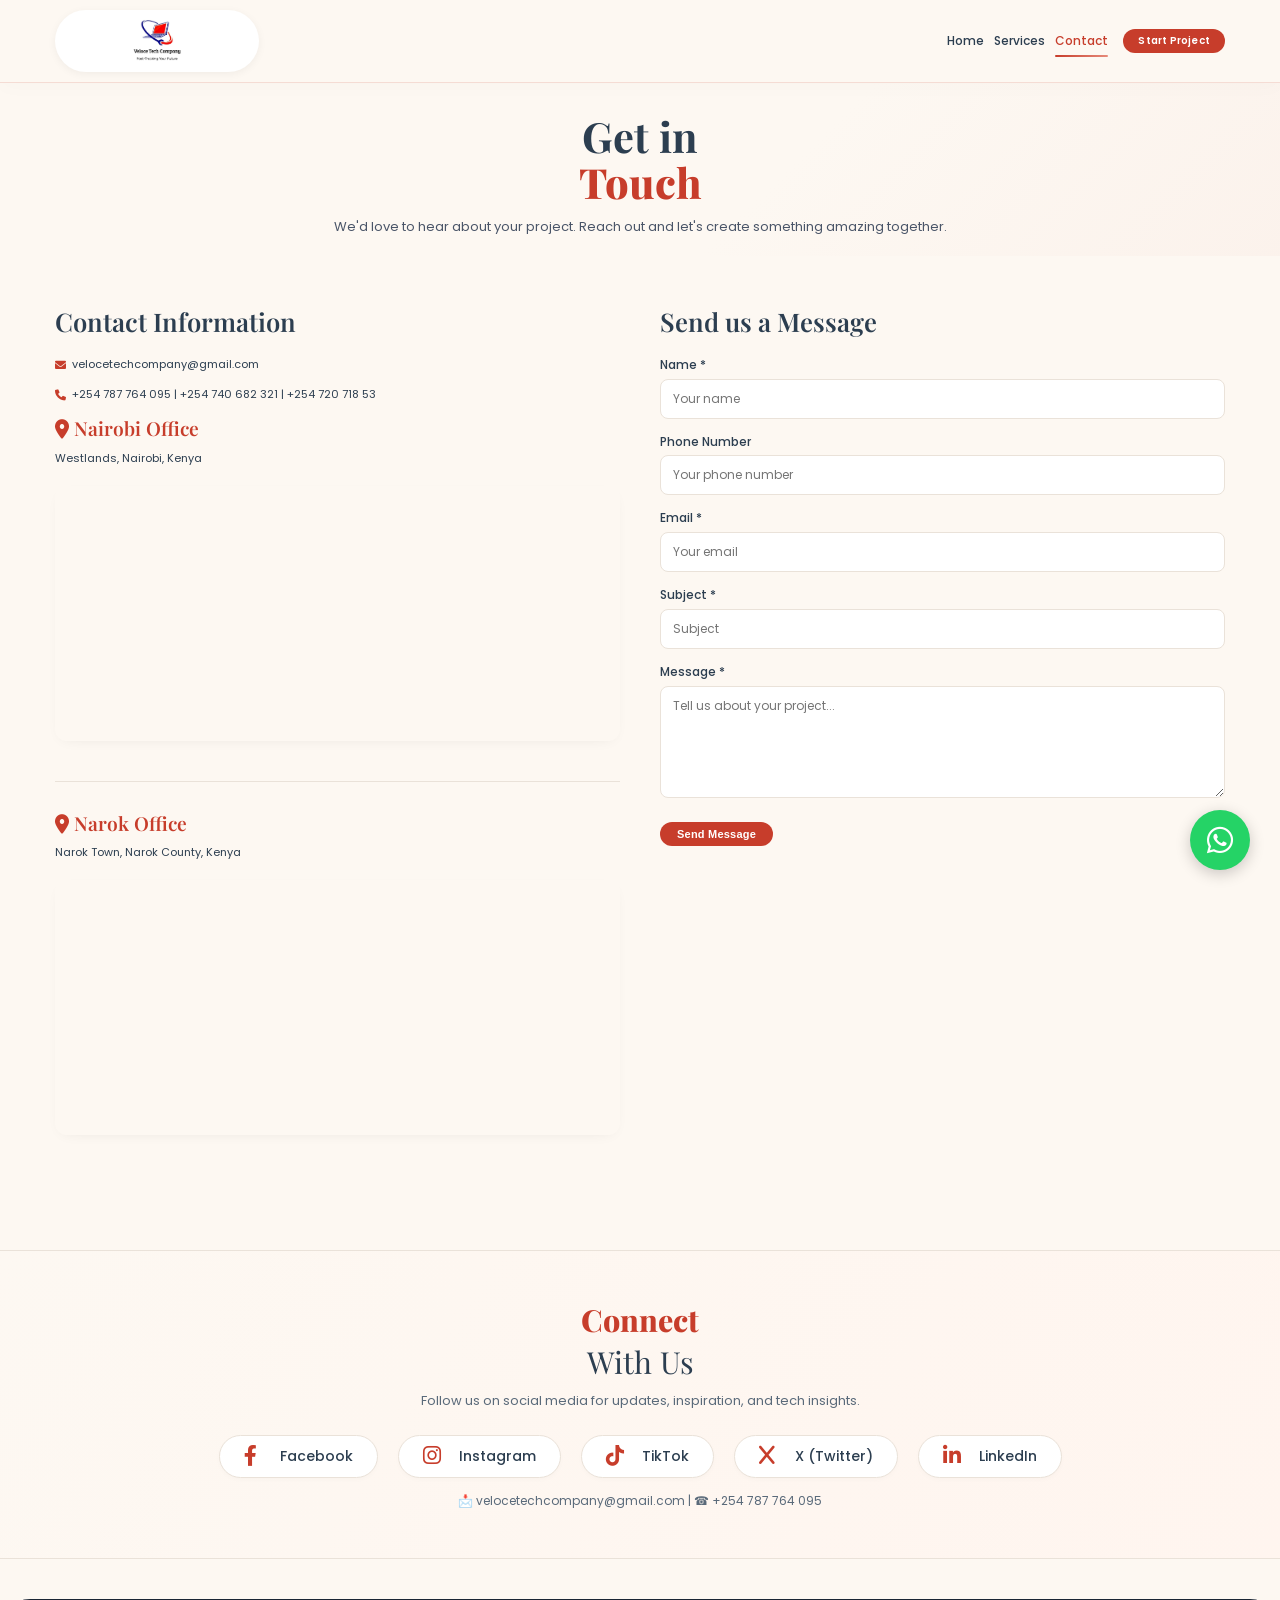
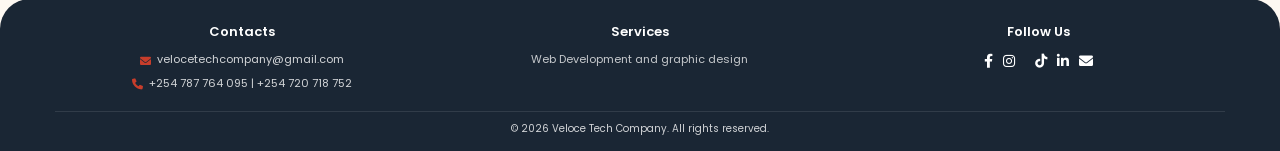
<file: contact.html>
<!DOCTYPE html>
<html lang="en">

<head>
    <meta charset="UTF-8">
    <meta name="viewport" content="width=device-width, initial-scale=1.0, viewport-fit=cover">
    <!--PRIMARY SEO-->
    <title>Contact · Veloce Tech – Digital Innovation Studio</title>
    <meta name="description" content="Get in touch with Veloce Tech for web development, graphic design, and digital transformation projects. We're based in Nairobi and Narok, Kenya." />
    <meta name="keywords" content="contact Veloce Tech, web development Kenya, graphic design Nairobi, digital agency contact, start a project" />
    <meta name="author" content="Veloce Tech Company"/>
    <meta name="robots" content="index, follow" />
    <link rel="canonical" href="https://velocetechcompany.com/contact.html" />
    <!-- Open Graph (Facebook / LinkedIn) -->
    <meta property="og:title" content="Contact · Veloce Tech" />
    <meta property="og:description" content="Let's discuss your next digital project. Reach out via email, phone, or our contact form." />
    <meta property="og:type" content="website" />
    <meta property="og:url" content="https://velocetechcompany.com/contact.html" />
    <meta property="og:image" content="https://images.pexels.com/photos/3183150/pexels-photo-3183150.jpeg" />
    <!-- Twitter Card -->
    <meta name="twitter:card" content="summary_large_image" />
    <meta name="twitter:title" content="Contact · Veloce Tech" />
    <meta name="twitter:description" content="Start a conversation with our team. We're ready to bring your ideas to life." />
    <meta name="twitter:image" content="https://images.pexels.com/photos/3183150/pexels-photo-3183150.jpeg" />
    <!-- Structured Data -->
    <script type="application/ld+json">
    {
      "@context": "https://schema.org",
      "@type": "Organization",
      "name": "Veloce Tech Company",
      "url": "https://velocetechcompany.com/",
      "contactPoint": {
        "@type": "ContactPoint",
        "telephone": "+254787764095",
        "contactType": "customer service",
        "email": "velocetechcompany@gmail.com"
      },
      "address": {
        "@type": "PostalAddress",
        "addressLocality": "Nairobi",
        "addressCountry": "KE"
      }
    }
    </script>
    <link href="https://fonts.googleapis.com/css2?family=Playfair+Display:wght@400;500;600;700;800;900&family=Poppins:wght@300;400;500;600;700&family=Montserrat:wght@300;400;500;600;700;800;900&display=swap" rel="stylesheet">
    <link rel="stylesheet" href="https://cdnjs.cloudflare.com/ajax/libs/font-awesome/6.0.0-beta3/css/all.min.css">
    <link rel="stylesheet" href="style.css">
    <style>
        /* Additional styles for full-width sections & responsiveness */
        .map-container {
            margin: 20px 0;
            border-radius: 12px;
            overflow: hidden;
            box-shadow: var(--shadow-subtle);
        }

        .map-container iframe {
            width: 100%;
            height: 250px;
            border: 0;
        }

        .location-item {
            margin-bottom: 30px;
            border-bottom: 1px solid var(--border-light);
            padding-bottom: 20px;
        }

        .location-item:last-child {
            border-bottom: none;
        }

        .location-item h4 {
            font-family: 'Playfair Display', serif;
            font-size: 1.2rem;
            color: var(--brand-primary);
            margin-bottom: 10px;
        }

        /* FULL WIDTH SECTIONS (edge-to-edge) */
        .full-width-section {
            width: 100vw;
            position: relative;
            left: 50%;
            right: 50%;
            margin-left: -50vw;
            margin-right: -50vw;
            background-color: #ffffff;
            padding: 3rem 0;
        }

        .full-width-section .container {
            max-width: var(--container-max);
            margin: 0 auto;
            padding: 0 var(--container-padding);
        }

        /* Connect section subtle background */
        .connect-section {
            background: linear-gradient(120deg, #FDF8F2 0%, #fff5ef 100%);
            border-top: 1px solid var(--border-light);
            border-bottom: 1px solid var(--border-light);
        }

        /* Founders full width section */
        .founders-full {
            background: var(--bg-primary);
        }

        /* Social links styling (enhanced for full-width) */
        .social-links-grid {
            display: flex;
            flex-wrap: wrap;
            justify-content: center;
            gap: 20px;
            margin: 25px 0 15px;
        }

        .social-link {
            display: inline-flex;
            align-items: center;
            gap: 10px;
            background: white;
            padding: 10px 24px;
            border-radius: 60px;
            border: 1px solid var(--border-light);
            transition: all 0.25s ease;
            color: var(--text-primary);
            text-decoration: none;
            font-size: 14px;
            font-weight: 500;
            box-shadow: 0 2px 5px rgba(0,0,0,0.02);
        }

        .social-link i {
            font-size: 1.3rem;
            width: 26px;
            color: var(--brand-primary);
        }

        .social-link:hover {
            background: var(--brand-primary);
            color: white;
            transform: translateY(-3px);
            border-color: var(--brand-primary);
            box-shadow: 0 8px 20px rgba(199,61,43,0.15);
        }

        .social-link:hover i {
            color: white;
        }

        .connect-heading {
            text-align: center;
            font-family: 'Playfair Display', serif;
            font-size: 1.9rem;
            margin-bottom: 0.5rem;
        }

        .connect-sub {
            text-align: center;
            color: #5a6a7a;
            font-size: 13px;
            margin-bottom: 1rem;
        }

        /* Founders grid (full width consistency) */
        .founders-section {
            margin-top: 0;
        }

        .founders-grid {
            display: grid;
            grid-template-columns: repeat(3, 1fr);
            gap: 35px;
            margin-top: 30px;
        }

        .founder-card {
            text-align: center;
            background: white;
            border-radius: 28px;
            padding: 30px 24px;
            box-shadow: 0 15px 35px -12px rgba(0, 0, 0, 0.08);
            transition: transform 0.3s ease, box-shadow 0.2s;
            border: 1px solid var(--border-light);
        }

        .founder-card:hover {
            transform: translateY(-6px);
            box-shadow: 0 25px 40px -16px rgba(0, 0, 0, 0.12);
        }

        .founder-image {
            width: 150px;
            height: 150px;
            border-radius: 50%;
            overflow: hidden;
            margin: 0 auto 20px;
            border: 4px solid var(--brand-primary);
            box-shadow: 0 8px 20px rgba(199,61,43,0.2);
        }

        .founder-image img {
            width: 100%;
            height: 100%;
            object-fit: cover;
        }

        .founder-card h3 {
            font-size: 1.4rem;
            margin-bottom: 6px;
        }

        .founder-title {
            color: var(--brand-primary);
            font-weight: 600;
            font-size: 13px;
            margin-bottom: 14px;
            letter-spacing: 0.3px;
        }

        .founder-description {
            font-size: 12px;
            color: #4a5a6a;
            line-height: 1.5;
        }

        /* Keep original contact grid responsive */
        @media (max-width: 1024px) {
            .founders-grid {
                grid-template-columns: repeat(2, 1fr);
                gap: 25px;
            }
        }

        @media (max-width: 768px) {
            .full-width-section {
                padding: 2rem 0;
            }
            .founders-grid {
                grid-template-columns: 1fr;
                gap: 30px;
            }
            .social-links-grid {
                gap: 14px;
            }
            .social-link {
                padding: 6px 18px;
                font-size: 12px;
            }
            .connect-heading {
                font-size: 1.6rem;
            }
            .founder-image {
                width: 120px;
                height: 120px;
            }
        }

        /* Keep original contact info and form intact */
        .contact-info .footer-contact-item {
            margin-bottom: 15px;
            color: var(--text-primary);
        }
        .contact-info a {
            text-decoration: none;
            color: var(--text-primary);
            transition: color 0.2s;
        }
        .contact-info a:hover {
            color: var(--brand-primary);
        }
    </style>
     <link rel="icon" type="image/jpeg" href="veloce log.jpeg">
    <link rel="apple-touch-icon" href="veloce log.jpeg">
</head>

<body>
    <header class="header">
        <nav class="navbar">
            <a href="index.html" class="logo-img">
                <img src="veloce log.jpeg" alt="Veloce Tech Logo">
            </a>
            <div class="nav-menu" id="navMenu">
                <ul class="nav-links">
                    <li><a href="index.html">Home</a></li>
                    <li><a href="services.html">Services</a></li>
                    <li><a href="contact.html" class="active">Contact</a></li>
                </ul>
                <a href="contact.html" class="btn btn-primary btn-small">Start Project</a>
            </div>
            <div class="hamburger" id="hamburger"><span class="bar"></span><span class="bar"></span><span
                    class="bar"></span></div>
        </nav>
    </header>

    <main>
        <!-- Hero (kept inside container) -->
        <section class="hero" style="padding-bottom: 20px;">
            <div class="container">
                <div class="hero-content" style="max-width: 100%; text-align: center;">
                    <h1 class="hero-title">Get in <span class="title-accent">Touch</span></h1>
                    <p class="hero-description" style="max-width: 800px; margin: 0 auto;">We'd love to hear about your
                        project. Reach out and let's create something amazing together.</p>
                </div>
            </div>
        </section>

        <!-- Main contact info + form (standard container width) -->
        <section class="section">
            <div class="container">
                <div class="contact-grid">
                    <!-- LEFT: Contact information -->
                    <div class="contact-info">
                        <h3>Contact Information</h3>

                        <!-- Email -->
                        <div class="footer-contact-item" style="margin-bottom: 15px;">
                            <i class="fas fa-envelope" style="color: var(--brand-primary);"></i>
                            <a href="mailto:velocetechcompany@gmail.com">velocetechcompany@gmail.com</a>
                        </div>

                        <!-- Phone numbers -->
                        <div class="footer-contact-item" style="margin-bottom: 15px; flex-wrap: wrap;">
                            <i class="fas fa-phone" style="color: var(--brand-primary);"></i>
                            <span>
                                <a href="tel:+254787764095">+254 787 764 095</a> |
                                <a href="tel:+254740682321">+254 740 682 321</a> |
                                <a href="tel:+25472071853">+254 720 718 53</a>
                            </span>
                        </div>

                        <!-- Nairobi Office -->
                        <div class="location-item">
                            <h4><i class="fas fa-map-marker-alt"></i> Nairobi Office</h4>
                            <div class="footer-contact-item" style="margin-bottom: 8px;">
                                <span>Westlands, Nairobi, Kenya</span>
                            </div>
                            <div class="map-container">
                                <iframe
                                    src="https://www.google.com/maps/embed?pb=!1m18!1m12!1m3!1d3988.817648404454!2d36.80619497422618!3d-1.267149535597916!2m3!1f0!2f0!3f0!3m2!1i1024!2i768!4f13.1!3m3!1m2!1s0x182f172c2f1e2b0b%3A0x8b2e2b3c4d5e6f7!2sWestlands%2C%20Nairobi!5e0!3m2!1sen!2ske!4v1712345678901!5m2!1sen!2ske"
                                    allowfullscreen="" loading="lazy">
                                </iframe>
                            </div>
                        </div>

                        <!-- Narok Office -->
                        <div class="location-item">
                            <h4><i class="fas fa-map-marker-alt"></i> Narok Office</h4>
                            <div class="footer-contact-item" style="margin-bottom: 8px;">
                                <span>Narok Town, Narok County, Kenya</span>
                            </div>
                            <div class="map-container">
                                <iframe
                                    src="https://www.google.com/maps/embed?pb=!1m18!1m12!1m3!1d3989.123456789012!2d35.871234!3d-1.091234!2m3!1f0!2f0!3f0!3m2!1i1024!2i768!4f13.1!3m3!1m2!1s0x182b8b2e2f2e2b0b%3A0x8b2e2b3c4d5e6f7!2sNarok%2C%20Kenya!5e0!3m2!1sen!2ske!4v1712345678902!5m2!1sen!2ske"
                                    allowfullscreen="" loading="lazy">
                                </iframe>
                            </div>
                        </div>
                    </div>

                    <!-- RIGHT: Contact Form with Phone Field -->
                    <div class="contact-form">
                        <h3>Send us a Message</h3>
                        <form id="contactForm">
                            <div class="form-group">
                                <label>Name *</label>
                                <input type="text" id="name" name="name" placeholder="Your name" required>
                            </div>
                            <!-- Phone Number Field added below Name -->
                            <div class="form-group">
                                <label>Phone Number</label>
                                <input type="tel" id="phone" name="phone" placeholder="Your phone number">
                            </div>
                            <div class="form-group">
                                <label>Email *</label>
                                <input type="email" id="email" name="email" placeholder="Your email" required>
                            </div>
                            <div class="form-group">
                                <label>Subject *</label>
                                <input type="text" id="subject" name="subject" placeholder="Subject" required>
                            </div>
                            <div class="form-group">
                                <label>Message *</label>
                                <textarea id="message" name="message" rows="5" placeholder="Tell us about your project..." required></textarea>
                            </div>
                            <!-- Hidden fields for FormSubmit -->
                            <input type="hidden" name="_captcha" value="false">
                            <input type="hidden" name="_template" value="table">
                            <button type="submit" class="btn btn-primary" id="submitBtn">Send Message</button>
                            <div id="formStatus" style="margin-top: 15px; font-size: 13px;"></div>
                        </form>
                    </div>
                </div>
            </div>
        </section>

        <!-- ========== FULL WIDTH: CONNECT WITH US ========== -->
        <div class="full-width-section connect-section">
            <div class="container">
                <div class="connect-heading">
                    <span class="title-accent">Connect</span> With Us
                </div>
                <div class="connect-sub">
                    Follow us on social media for updates, inspiration, and tech insights.
                </div>
                <div class="social-links-grid">
                    <a href="https://www.facebook.com/profile.php?id=61576404231383" target="_blank" rel="noopener noreferrer" class="social-link">
                        <i class="fab fa-facebook-f"></i> Facebook
                    </a>
                    <a href="https://www.instagram.com/velocetechcompany?igsh=dmxqd3Q2dGJ6Z2Np" target="_blank" rel="noopener noreferrer" class="social-link">
                        <i class="fab fa-instagram"></i> Instagram
                    </a>
                    <a href="https://www.tiktok.com/@veloce_tech" target="_blank" rel="noopener noreferrer" class="social-link">
                        <i class="fab fa-tiktok"></i> TikTok
                    </a>
                    <a href="https://x.com/veloce_tech" target="_blank" rel="noopener noreferrer" class="social-link">
                        <i class="fab fa-x"></i> X (Twitter)
                    </a>
                    <a href="https://linkedin.com/company/veloce-tech" target="_blank" rel="noopener noreferrer" class="social-link">
                        <i class="fab fa-linkedin-in"></i> LinkedIn
                    </a>
                </div>
                <p style="text-align: center; font-size: 12px; color: #5a6a7a; margin-top: 5px;">
                    📩 velocetechcompany@gmail.com | ☎ +254 787 764 095
                </p>
            </div>
        </div>
        </div>
    </main>

    <!-- Footer - Standardized without location icon -->
    <footer class="footer">
        <div class="container">
            <div class="footer-grid">
                <div class="footer-col">
                    <h4>Contacts</h4>
                    <div class="footer-contact-item">
                        <i class="fas fa-envelope"></i>
                        <span>velocetechcompany@gmail.com</span>
                    </div>
                    <div class="footer-contact-item">
                        <i class="fas fa-phone"></i>
                        <span>+254 787 764 095 | +254 720 718 752</span>
                    </div>
                </div>
                <div class="footer-col">
                    <h4>Services</h4>
                    <ul class="footer-links">
                        <li><a href="services.html">Web Development and graphic design</a></li>
                    </ul>
                </div>
                <div class="footer-col">
                    <h4>Follow Us</h4>
                    <div style="display: flex; gap: 10px; flex-wrap: wrap;">
                        <a href="https://www.facebook.com/profile.php?id=61576404231383" target="_blank" rel="noopener noreferrer" style="color: white; font-size: 14px;"><i class="fab fa-facebook-f"></i></a>
                        <a href="https://www.instagram.com/velocetechcompany?igsh=dmxqd3Q2dGJ6Z2Np" target="_blank" rel="noopener noreferrer" style="color: white; font-size: 14px;"><i class="fab fa-instagram"></i></a>
                        <a href="https://x.com/veloce_tech" target="_blank" rel="noopener noreferrer" style="color: white; font-size: 14px;"><i class="fab fa-x-twitter"></i></a>
                        <a href="https://www.tiktok.com/@veloce_tech" target="_blank" rel="noopener noreferrer" style="color: white; font-size: 14px;"><i class="fab fa-tiktok"></i></a>
                        <a href="https://linkedin.com/company/veloce-tech" target="_blank" rel="noopener noreferrer" style="color: white; font-size: 14px;"><i class="fab fa-linkedin-in"></i></a>
                        <a href="mailto:velocetechcompany@gmail.com" style="color: white; font-size: 14px;"><i class="fas fa-envelope"></i></a>
                    </div>
                </div>
            </div>
            <div class="footer-bottom">
                <p>© 2026 Veloce Tech Company. All rights reserved.</p>
            </div>
        </div>
    </footer>

    <!-- Floating WhatsApp Icon -->
    <a href="https://wa.me/254740682321?text=Hello%20Veloce%20Tech%20Company%2C%20I%20would%20like%20to%20inquire%20about%20your%20services."
       class="whatsapp-float"
       target="_blank"
       rel="noopener noreferrer">
        <i class="fab fa-whatsapp"></i>
    </a>

    <script src="script.js"></script>
    <!-- Additional inline script to handle phone field submission -->
    <script>
        (function() {
            const contactForm = document.getElementById('contactForm');
            const formStatus = document.getElementById('formStatus');
            const submitBtn = document.getElementById('submitBtn');
            if (contactForm && !contactForm.hasAttribute('data-listener')) {
                contactForm.setAttribute('data-listener', 'true');
                contactForm.addEventListener('submit', async function(e) {
                    e.preventDefault();
                    const name = document.getElementById('name')?.value.trim() || '';
                    const phone = document.getElementById('phone')?.value.trim() || '';
                    const email = document.getElementById('email')?.value.trim() || '';
                    const subject = document.getElementById('subject')?.value.trim() || '';
                    const message = document.getElementById('message')?.value.trim() || '';
                    
                    // Basic validation: name, email, subject, message required (phone optional)
                    if (!name || !email || !subject || !message) {
                        if(formStatus) formStatus.innerHTML = '<div class="form-error">❌ Please fill in all required fields (Name, Email, Subject, Message).</div>';
                        return;
                    }
                    if (!email.includes('@') || !email.includes('.')) {
                        if(formStatus) formStatus.innerHTML = '<div class="form-error">❌ Please enter a valid email address.</div>';
                        return;
                    }
                    if(submitBtn) {
                        submitBtn.disabled = true;
                        submitBtn.textContent = 'Sending...';
                    }
                    if(formStatus) formStatus.innerHTML = '<div style="color: #666;">📧 Sending your message...</div>';
                    
                    const formData = new FormData();
                    formData.append('name', name);
                    formData.append('phone', phone);
                    formData.append('email', email);
                    formData.append('subject', subject);
                    formData.append('message', message);
                    formData.append('_captcha', 'false');
                    formData.append('_template', 'table');
                    
                    try {
                        const response = await fetch('https://formsubmit.co/ajax/velocetechcompany@gmail.com', {
                            method: 'POST',
                            body: formData
                        });
                        const data = await response.json();
                        if (response.ok) {
                            if(formStatus) formStatus.innerHTML = '<div class="form-success">✅ Message sent successfully! We\'ll get back to you soon.</div>';
                            contactForm.reset();
                        } else {
                            throw new Error('Failed to send');
                        }
                    } catch (error) {
                        console.error('Form error:', error);
                        if(formStatus) formStatus.innerHTML = '<div class="form-error">❌ Oops! Something went wrong. Please try again or email us directly at velocetechcompany@gmail.com</div>';
                    } finally {
                        if(submitBtn) {
                            submitBtn.disabled = false;
                            submitBtn.textContent = 'Send Message';
                        }
                        setTimeout(() => {
                            if(formStatus && formStatus.innerHTML.includes('successfully')) {
                                formStatus.innerHTML = '';
                            }
                        }, 5000);
                    }
                });
            }
        })();
    </script>
</body>

</html>
</file>
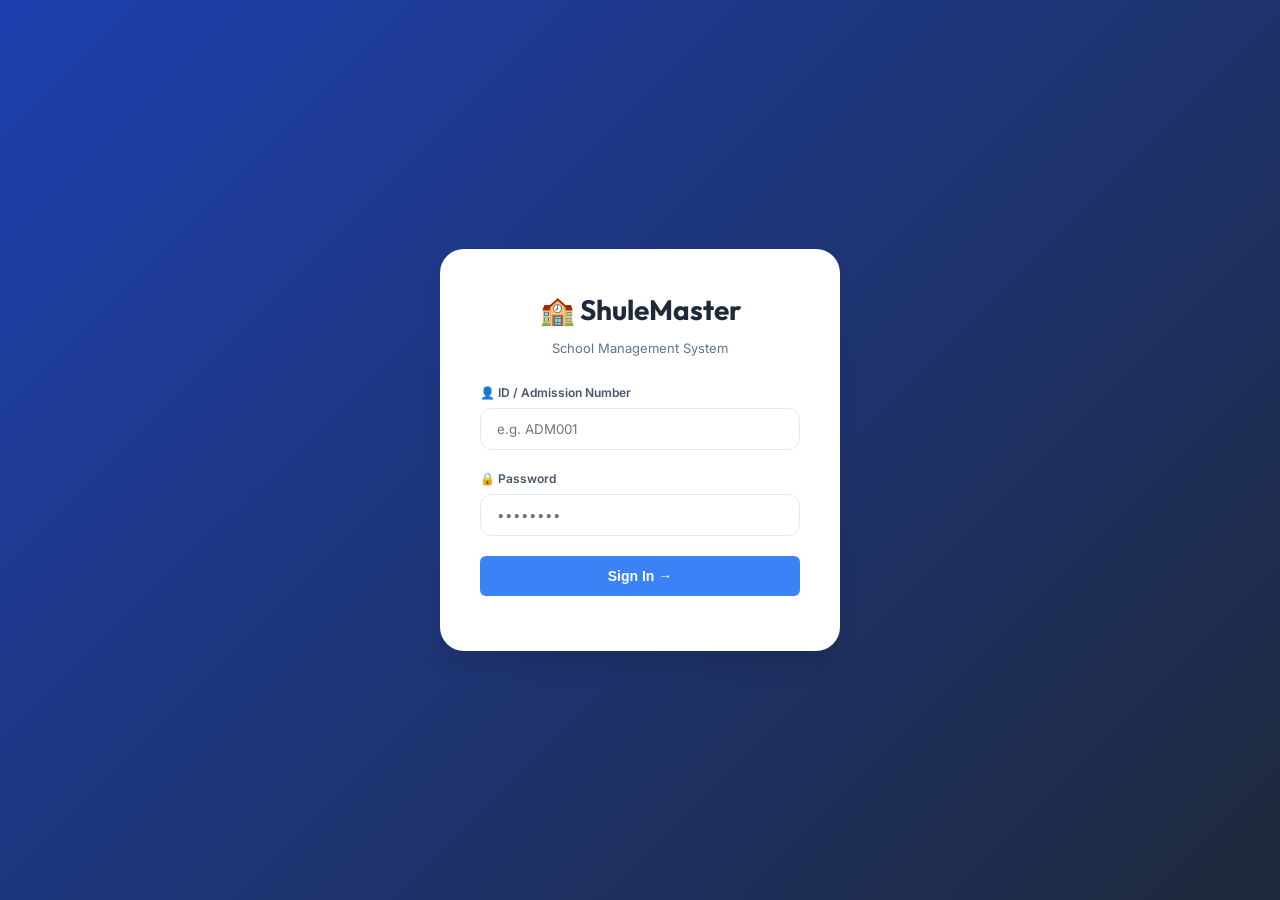
<file: school-system.html>
<!DOCTYPE html>
<html lang="en">
<head>
    <meta charset="UTF-8">
    <meta name="viewport" content="width=device-width, initial-scale=1.0, viewport-fit=cover">
    <title>ShuleMaster · A‑Class School System</title>
    <link href="https://fonts.googleapis.com/css2?family=Inter:wght@400;500;600;700&family=Outfit:wght@500;700&display=swap" rel="stylesheet">
    <link rel="stylesheet" href="https://cdnjs.cloudflare.com/ajax/libs/font-awesome/6.0.0-beta3/css/all.min.css">
    <style>
        :root {
            --primary: #1e40af;
            --primary-light: #3b82f6;
            --dark: #1e293b;
            --border: #cbd5e1;
            --text: #334155;
            --white: #fff;
        }
        * { margin: 0; padding: 0; box-sizing: border-box; }
        body {
            font-family: 'Inter', sans-serif;
            font-size: 13px;
            line-height: 1.5;
            color: var(--text);
            background: #f1f5f9;
        }
        .app-container { display: flex; flex-direction: column; height: 100vh; }
        .top-bar {
            display: flex;
            justify-content: space-between;
            align-items: center;
            padding: 12px 20px;
            background: white;
            border-bottom: 1px solid var(--border);
            backdrop-filter: blur(10px);
            background: rgba(255,255,255,0.95);
        }
        .top-bar h2 { font-family: 'Outfit', sans-serif; font-size: 20px; display: flex; align-items: center; gap: 10px; }
        .refresh-btn { background: none; border: none; cursor: pointer; font-size: 16px; color: var(--primary); }
        .user-info { display: flex; align-items: center; gap: 10px; position: relative; }
        .notification-bell { position: relative; cursor: pointer; font-size: 18px; margin-right: 5px; }
        .bell-badge { position: absolute; top: -8px; right: -8px; background: #ef4444; color: white; border-radius: 50%; width: 16px; height: 16px; font-size: 10px; display: flex; align-items: center; justify-content: center; font-weight: bold; }
        .notification-dropdown { position: absolute; top: 40px; right: 0; width: 300px; background: white; border-radius: 12px; box-shadow: 0 8px 20px rgba(0,0,0,0.15); z-index: 1000; display: none; max-height: 400px; overflow-y: auto; border: 1px solid var(--border); }
        .notification-dropdown.active { display: block; }
        .notification-item { padding: 12px; border-bottom: 1px solid #e2e8f0; cursor: pointer; }
        .notification-item:hover { background: #f8fafc; }
        .notification-item.unread { background: #eef2ff; }
        .mark-all-read { text-align: center; padding: 8px; font-size: 11px; background: #f1f5f9; cursor: pointer; }
        .btn {
            background: var(--primary-light);
            color: white;
            border: none;
            padding: 7px 18px;
            border-radius: 6px;
            font-weight: 600;
            cursor: pointer;
            font-size: 12px;
            transition: 0.2s;
        }
        .btn:hover { opacity: 0.9; transform: translateY(-1px); }
        .btn-outline {
            background: white;
            color: var(--primary);
            border: 1px solid var(--primary);
        }
        .btn-sm { padding: 4px 10px; font-size: 11px; }
        .tab-nav {
            display: flex;
            background: white;
            border-bottom: 1px solid var(--border);
            overflow-x: auto;
        }
        .tab-nav a {
            padding: 10px 16px;
            font-size: 12px;
            font-weight: 500;
            color: #475569;
            border-bottom: 3px solid transparent;
            white-space: nowrap;
            transition: 0.2s;
            cursor: pointer;
        }
        .tab-nav a:hover, .tab-nav a.active {
            color: var(--primary);
            border-bottom-color: var(--primary);
            font-weight: 600;
        }
        .tab-content { flex: 1; overflow-y: auto; padding: 20px; }
        .card {
            background: white;
            border: 1px solid var(--border);
            border-radius: 12px;
            padding: 18px;
            margin-bottom: 20px;
            box-shadow: 0 4px 12px rgba(0,0,0,0.05);
        }
        table { width: 100%; border-collapse: collapse; font-size: 12px; }
        th, td { padding: 12px 8px; border-bottom: 1px solid var(--border); text-align: left; }
        th { background: #f8fafc; font-weight: 600; }
        .badge { background: #dcfce7; color: #166534; padding: 2px 8px; border-radius: 20px; font-size: 11px; }
        .badge.red { background: #fee2e2; color: #991b1b; }
        .modal {
            display: none;
            position: fixed;
            top: 0;
            left: 0;
            width: 100%;
            height: 100%;
            background: rgba(0,0,0,0.5);
            backdrop-filter: blur(3px);
            z-index: 1000;
            justify-content: center;
            align-items: center;
        }
        .modal.active { display: flex; }
        .modal-content {
            background: white;
            border-radius: 20px;
            padding: 25px;
            max-width: 800px;
            width: 90%;
            max-height: 85vh;
            overflow-y: auto;
            animation: slideIn 0.3s ease-out;
        }
        @keyframes slideIn {
            from { transform: translateY(20px); opacity: 0; }
            to { transform: translateY(0); opacity: 1; }
        }
        .detail-grid { display: grid; grid-template-columns: repeat(2, 1fr); gap: 15px; }
        .detail-item { background: #f8fafc; padding: 12px; border-radius: 12px; border: 1px solid #e2e8f0; }
        .detail-item label { color: #64748b; text-transform: uppercase; font-size: 10px; display: block; margin-bottom: 5px; }
        .progress-bar { height: 10px; background: #e2e8f0; border-radius: 5px; overflow: hidden; margin: 10px 0; }
        .progress-fill { height: 100%; background: #22c55e; width: 0%; border-radius: 5px; }
        .stats-grid { display: grid; grid-template-columns: repeat(auto-fit, minmax(200px, 1fr)); gap: 15px; margin-bottom: 20px; }
        .login-container {
            background: linear-gradient(135deg, #1e40af 0%, #1e293b 100%);
            display: flex;
            justify-content: center;
            align-items: center;
            height: 100vh;
        }
        .login-card {
            background: white;
            padding: 40px;
            border-radius: 24px;
            box-shadow: 0 20px 25px -5px rgba(0,0,0,0.1);
            width: 100%;
            max-width: 400px;
        }
        .login-card h2 {
            font-family: 'Outfit';
            font-size: 28px;
            text-align: center;
            color: var(--dark);
            margin-bottom: 8px;
        }
        .login-card p.sub {
            text-align: center;
            color: #64748b;
            margin-bottom: 25px;
        }
        .input-group { margin-bottom: 20px; }
        .input-group label { display: block; font-weight: 600; font-size: 12px; margin-bottom: 6px; color: #475569; }
        .input-group input {
            width: 100%;
            padding: 12px 16px;
            border: 1.5px solid #e2e8f0;
            border-radius: 12px;
            font-family: inherit;
            transition: 0.2s;
        }
        .input-group input:focus {
            border-color: var(--primary-light);
            outline: none;
            box-shadow: 0 0 0 3px rgba(59,130,246,0.2);
        }
        .login-error { color: #dc2626; font-size: 12px; text-align: center; margin-top: 15px; }
        .teacher-grid { display: grid; grid-template-columns: repeat(auto-fill, minmax(280px,1fr)); gap: 20px; margin-top: 20px; }
        .teacher-card { background: white; border: 1px solid var(--border); border-radius: 16px; padding: 20px; text-align: center; transition: 0.2s; }
        .teacher-card:hover { transform: translateY(-3px); box-shadow: 0 8px 20px rgba(0,0,0,0.05); }
        .teacher-avatar { width: 80px; height: 80px; border-radius: 50%; object-fit: cover; margin-bottom: 15px; border: 3px solid #f1f5f9; }
        .points-badge { background: #fef3c7; color: #92400e; padding: 3px 10px; border-radius: 30px; font-weight: bold; font-size: 12px; display: inline-block; }
    </style>
    <link rel="icon" type="image/jpeg" href="veloce log.jpeg">
    <link rel="apple-touch-icon" href="veloce log.jpeg">
</head>
<body>

<!-- LOGIN SECTION -->
<div id="loginSection" class="login-container">
    <div class="login-card">
        <h2>🏫 ShuleMaster</h2>
        <p class="sub">School Management System</p>
        <div class="input-group">
            <label>👤 ID / Admission Number</label>
            <input type="text" id="loginId" placeholder="e.g. ADM001">
        </div>
        <div class="input-group">
            <label>🔒 Password</label>
            <input type="password" id="loginPass" placeholder="••••••••">
        </div>
        <button class="btn" style="width:100%; padding: 12px; font-size:14px;" onclick="handleLogin()">Sign In →</button>
        <p id="loginError" class="login-error"></p>
    </div>
</div>

<!-- MAIN APP -->
<div class="app-container" id="appContainer" style="display: none;">
    <div class="top-bar">
        <h2 id="pageTitle">Dashboard <button class="refresh-btn" onclick="refreshCurrentTab()" title="Refresh data"><i class="fas fa-sync-alt"></i></button></h2>
        <div class="user-info">
            <div class="notification-bell" id="notificationBell" onclick="toggleNotificationDropdown()">
                <i class="fas fa-bell"></i>
                <span id="bellBadge" class="bell-badge" style="display: none;">0</span>
            </div>
            <span id="loggedUserRole"></span>
            <i class="fas fa-user-circle fa-lg"></i>
            <button class="btn btn-outline" onclick="logout()">Logout</button>
        </div>
    </div>
    <div class="tab-nav" id="tabNav"></div>
    <div class="tab-content" id="tabContent"></div>
</div>

<!-- Notification Dropdown -->
<div id="notificationDropdown" class="notification-dropdown">
    <div id="notificationList"></div>
    <div class="mark-all-read" onclick="markAllNotificationsRead()">Mark all as read</div>
</div>

<script>
    // ======================== GLOBAL STATE WITH LOCALSTORAGE ========================
    let students = [];
    let teachers = [];
    let nonStaff = [];
    let inventory = [];
    let assignments = [];
    let schoolExpenses = [];
    let newsletters = [];
    let examResults = [];
    let documents = [];
    let libraryLoans = [];
    let disciplinePoints = [];
    let gatePasses = [];

    function loadData() {
        const stored = localStorage.getItem('shuleMasterData');
        if (stored) {
            const data = JSON.parse(stored);
            students = data.students || [];
            teachers = data.teachers || [];
            nonStaff = data.nonStaff || [];
            inventory = data.inventory || [];
            assignments = data.assignments || [];
            schoolExpenses = data.schoolExpenses || [];
            newsletters = data.newsletters || [];
            examResults = data.examResults || [];
            documents = data.documents || [];
            libraryLoans = data.libraryLoans || [];
            disciplinePoints = data.disciplinePoints || [];
            gatePasses = data.gatePasses || [];
        } else {
            // Seed data
            students = [
                { adm:'ADM001', name:'Grace Wanjiku', class:'Form 3', parentPhone:'0711223344', feesTotal:45000, feesPaid:32000, results:[], attendance:{}, password:'123', status:'Active', photo:'' },
                { adm:'ADM002', name:'Brian Otieno', class:'Form 4', parentPhone:'0722334455', feesTotal:45000, feesPaid:45000, results:[], attendance:{}, password:'123', status:'Active', photo:'' },
                { adm:'ADM003', name:'Amina Juma', class:'Form 1', parentPhone:'0733445566', feesTotal:45000, feesPaid:5000, results:[], attendance:{}, password:'123', status:'Active', photo:'' },
                { adm:'ADM004', name:'Juma Mwangi', class:'Form 2', parentPhone:'0744556677', feesTotal:45000, feesPaid:45000, results:[], attendance:{}, password:'123', status:'Active', photo:'' },
                { adm:'ADM005', name:'Faith Muthoni', class:'Form 3', parentPhone:'0755667788', feesTotal:45000, feesPaid:0, results:[], attendance:{}, password:'123', status:'Active', photo:'' }
            ];
            teachers = [
                { id:'T01', name:'Mr. James Kamau', subject:'Mathematics', phone:'0722123456', email:'kamau@school.ac.ke', photo:'' },
                { id:'T02', name:'Mrs. Emily Atieno', subject:'English', phone:'0722765432', email:'atieno@school.ac.ke', photo:'' },
                { id:'T03', name:'Mr. Paul Mboya', subject:'Physics', phone:'0711456789', email:'mboya@school.ac.ke', photo:'' }
            ];
            nonStaff = [
                { id:'NS01', name:'Joseph Mwende', role:'Cook', phone:'0700111222' },
                { id:'NS02', name:'Alice Wambui', role:'Cleaner', phone:'0711222333' }
            ];
            inventory = [
                { item: 'Physics Textbooks', quantity: 45, status: 'Good' },
                { item: 'Lab Microscopes', quantity: 12, status: 'Repair Needed' },
                { item: 'Desks (Class 3)', quantity: 30, status: 'Good' }
            ];
            assignments = [
                { id: 1, subject: 'Mathematics', title: 'Calculus Intro', dueDate: '2026-05-10', class: 'Form 3' }
            ];
            schoolExpenses = [
                { date: '2026-04-01', desc: 'Electricity Bill', amount: 5000, category: 'Utilities' },
                { date: '2026-04-05', desc: 'Stationery Purchase', amount: 12000, category: 'Academic' }
            ];
        }
    }
    function saveData() {
        const data = {
            students, teachers, nonStaff, inventory, assignments, schoolExpenses,
            newsletters, examResults, documents, libraryLoans, disciplinePoints, gatePasses
        };
        localStorage.setItem('shuleMasterData', JSON.stringify(data));
    }
    loadData();

    let currentRole = null, currentUser = null;

    // ======================== NOTIFICATION SYSTEM ========================
    function updateNotificationBell() {
        const readCount = parseInt(sessionStorage.getItem('shuleReadNewsCount') || '0');
        const unreadCount = newsletters.length - readCount;
        const badge = document.getElementById('bellBadge');
        if (badge) {
            if (unreadCount > 0) {
                badge.textContent = unreadCount;
                badge.style.display = 'flex';
            } else {
                badge.style.display = 'none';
            }
        }
        renderNotificationDropdown();
    }
    function renderNotificationDropdown() {
        const container = document.getElementById('notificationList');
        if (!container) return;
        const readCount = parseInt(sessionStorage.getItem('shuleReadNewsCount') || '0');
        container.innerHTML = newsletters.map((n, idx) => {
            const isUnread = idx >= readCount;
            return `<div class="notification-item ${isUnread ? 'unread' : ''}" onclick="markNotificationRead(${idx})">
                        <div class="notification-title"><b>${escapeHtml(n.title)}</b></div>
                        <div class="notification-date">${n.date} · by ${n.sender}</div>
                        <div style="font-size:12px;">${escapeHtml(n.content)}</div>
                    </div>`;
        }).join('');
        if (newsletters.length === 0) container.innerHTML = '<div class="notification-item">No announcements</div>';
    }
    function markNotificationRead(index) {
        let readCount = parseInt(sessionStorage.getItem('shuleReadNewsCount') || '0');
        if (index >= readCount) {
            readCount = index + 1;
            sessionStorage.setItem('shuleReadNewsCount', readCount);
            updateNotificationBell();
        }
    }
    function markAllNotificationsRead() {
        sessionStorage.setItem('shuleReadNewsCount', newsletters.length);
        updateNotificationBell();
    }
    function toggleNotificationDropdown() {
        const dropdown = document.getElementById('notificationDropdown');
        dropdown.classList.toggle('active');
        if (dropdown.classList.contains('active')) {
            document.addEventListener('click', function closeDropdown(e) {
                if (!dropdown.contains(e.target) && !document.getElementById('notificationBell').contains(e.target)) {
                    dropdown.classList.remove('active');
                    document.removeEventListener('click', closeDropdown);
                }
            });
        }
    }
    function escapeHtml(str) { return str.replace(/[&<>]/g, function(m){if(m==='&') return '&amp;'; if(m==='<') return '&lt;'; if(m==='>') return '&gt;'; return m;}); }
    function refreshCurrentTab() {
        const activeTab = document.querySelector('#tabNav a.active')?.getAttribute('data-tab');
        if (activeTab) switchTab(activeTab);
        else switchTab('dashboard');
    }

    // ======================== LOGIN & SESSION ========================
    window.addEventListener('DOMContentLoaded', () => {
        const userData = JSON.parse(sessionStorage.getItem('shuleUser'));
        const role = sessionStorage.getItem('shuleRole');
        if (userData && role) {
            showDashboard(userData, role);
        } else {
            document.getElementById('loginSection').style.display = 'flex';
            document.getElementById('appContainer').style.display = 'none';
        }
        updateNotificationBell();
    });

    function handleLogin() {
        const id = document.getElementById('loginId').value.trim();
        const pass = document.getElementById('loginPass').value.trim();
        const error = document.getElementById('loginError');
        let user = null, role = null;

        let student = students.find(s => s.adm === id && s.password === pass);
        if (student) { user = student; role = 'student'; }
        if (!user) {
            let teacher = teachers.find(t => t.id === id);
            if (teacher) { user = teacher; role = 'teacher'; }
        }
        if (!user && id === 'admin' && pass === 'admin') { user = { name: 'School Admin', role: 'Principal' }; role = 'principal'; }
        if (!user && id === 'bursar' && pass === 'bursar') { user = { name: 'Bursar', role: 'Bursar' }; role = 'bursar'; }

        if (user) {
            sessionStorage.setItem('shuleUser', JSON.stringify(user));
            sessionStorage.setItem('shuleRole', role);
            showDashboard(user, role);
        } else {
            error.textContent = "Invalid. Try ADM001/123, T01/any, admin/admin, bursar/bursar";
        }
    }

    function showDashboard(userData, role) {
        document.getElementById('loginSection').style.display = 'none';
        document.getElementById('appContainer').style.display = 'flex';
        currentRole = role;
        if (role === 'student') {
            currentUser = students.find(s => s.adm === userData.adm);
            if (currentUser) currentUser.role = 'Student';
        } else if (role === 'teacher') {
            currentUser = teachers.find(t => t.id === userData.id);
            if (currentUser) currentUser.role = 'Teacher';
        } else {
            currentUser = { name: userData.name, role: userData.role };
        }
        document.getElementById('loggedUserRole').innerHTML = `${currentUser.name} (${currentUser.role})`;
        buildTabs();
        switchTab('dashboard');
    }

    function logout() { sessionStorage.clear(); location.reload(); }

    // ======================== TAB SYSTEM ========================
    function buildTabs() {
        const tabNav = document.getElementById('tabNav');
        let tabs = [];
        if (currentRole === 'principal') {
            // Removed fees, attendance, results for principal
            tabs = [
                { id:'dashboard', label:'Dashboard' }, { id:'students', label:'Students' }, { id:'teachers', label:'Teachers' },
                { id:'staff', label:'Staff' }, { id:'inventory', label:'Inventory' }, { id:'finance', label:'Finance' },
                { id:'library', label:'Library' }, { id:'newsletter', label:'Newsletter' }
            ];
        } else if (currentRole === 'teacher') {
            tabs = [
                { id:'dashboard', label:'Dashboard' }, { id:'attendance', label:'Attendance' }, { id:'results', label:'Results' },
                { id:'assignments', label:'Assignments' }, { id:'discipline', label:'Discipline Points' }, { id:'gatepass', label:'Gate Pass' }
            ];
        } else if (currentRole === 'bursar') {
            tabs = [ { id:'dashboard', label:'Dashboard' }, { id:'fees', label:'Fees Management' }, { id:'finance', label:'Expenses' } ];
        } else if (currentRole === 'student') {
            tabs = [
                { id:'dashboard', label:'Dashboard' }, { id:'attendance', label:'Attendance' }, { id:'results', label:'Results' },
                { id:'assignments', label:'Assignments' }, { id:'discipline', label:'My Points' }, { id:'gatepass', label:'Gate Pass' }
            ];
        }
        tabNav.innerHTML = tabs.map(t => `<a href="#" data-tab="${t.id}" onclick="return switchTab('${t.id}')"><i class="fas fa-${getTabIcon(t.id)}"></i> ${t.label}</a>`).join('');
    }

    function getTabIcon(tabId) {
        const icons = { dashboard:'tachometer-alt', students:'user-graduate', teachers:'chalkboard-teacher', staff:'users', inventory:'boxes', finance:'chart-line', fees:'money-bill-wave', attendance:'clipboard-check', results:'chart-bar', newsletter:'bullhorn', assignments:'tasks', discipline:'gavel', gatepass:'passport', library:'book' };
        return icons[tabId] || 'circle';
    }

    function switchTab(tabId) {
        document.querySelectorAll('#tabNav a').forEach(a => a.classList.remove('active'));
        let activeLink = document.querySelector(`#tabNav a[data-tab="${tabId}"]`);
        if (activeLink) activeLink.classList.add('active');
        document.getElementById('pageTitle').innerText = tabId.charAt(0).toUpperCase() + tabId.slice(1).replace('-',' ');
        renderTabContent(tabId);
        return false;
    }

    function renderTabContent(tabId) {
        const container = document.getElementById('tabContent');
        let html = '';
        switch(tabId) {
            case 'dashboard': html = renderDashboard(); break;
            case 'students': html = renderStudents(); break;
            case 'teachers': html = renderTeachers(); break;
            case 'staff': html = renderStaff(); break;
            case 'inventory': html = renderInventory(); break;
            case 'finance': html = renderFinanceLedger(); break;
            case 'library': html = renderLibrary(); break;
            case 'fees': html = renderFees(); break;
            case 'attendance': html = renderAttendance(); break;
            case 'results': html = renderResults(); break;
            case 'newsletter': html = renderNewsletter(); break;
            case 'assignments': html = renderAssignments(); break;
            case 'discipline': html = (currentRole === 'teacher') ? renderTeacherDiscipline() : renderStudentDiscipline(); break;
            case 'gatepass': html = (currentRole === 'teacher') ? renderTeacherGatePass() : renderStudentGatePass(); break;
        }
        container.innerHTML = html;
        if (tabId === 'students' && currentRole === 'principal') attachStudentEvents();
        if (tabId === 'attendance' && currentRole === 'teacher') initAttendanceMark();
        if (tabId === 'results' && currentRole === 'teacher') initResultsEntry();
    }

    // ======================== DASHBOARD ========================
    function renderDashboard() {
        let main = '';
        if (currentRole === 'principal') {
            let totalCollected = students.reduce((s,st) => s+st.feesPaid,0);
            let totalOutstanding = students.reduce((s,st) => s+(st.feesTotal-st.feesPaid),0);
            main = `<div class="stats-grid"><div class="card"><h4>💰 Revenue</h4><p>KSh ${totalCollected.toLocaleString()}</p></div>
            <div class="card"><h4>⚠️ Outstanding</h4><p>KSh ${totalOutstanding.toLocaleString()}</p></div>
            <div class="card"><h4>👩‍🏫 Teachers</h4><p>${teachers.length}</p></div></div>`;
        } else if (currentRole === 'teacher') {
            main = `<div class="card"><h3>📊 Your Classes</h3><p>Form 3 Mathematics, English, Physics</p><p>Quick links below</p></div>`;
        } else if (currentRole === 'student') {
            const me = students.find(s=>s.adm===currentUser.adm);
            const paidPercent = (me.feesPaid / me.feesTotal) * 100;
            main = `<div class="card" style="background:linear-gradient(135deg,#1e40af,#3b82f6);color:white;"><h2>Welcome, ${me.name}</h2><p>Class ${me.class}</p></div>
            <div class="card"><h3>💰 Fees</h3><div class="progress-bar"><div class="progress-fill" style="width:${paidPercent}%"></div></div><p>Paid KSh ${me.feesPaid.toLocaleString()} of ${me.feesTotal.toLocaleString()}</p></div>`;
        } else if (currentRole === 'bursar') {
            main = `<div class="card"><p>Welcome Bursar. Use the tabs to manage fees and expenses.</p></div>`;
        }
        const newsHtml = `<div class="card"><h3><i class="fas fa-bullhorn"></i> Announcements</h3>${newsletters.map(n=>`<div style="border-bottom:1px solid #eee; padding:8px 0;"><small>${n.date} · ${n.sender}</small><h4>${n.title}</h4><p>${n.content}</p></div>`).join('')||'<p>No announcements</p>'}</div>`;
        return main + newsHtml;
    }

    // ======================== STUDENTS (Principal) with ACADEMIC FILE VIEW ========================
    function renderStudents() {
        let html = `<div class="card"><div style="display:flex; justify-content:space-between;"><h3>Student Academic Registry</h3><input type="text" id="searchStudent" placeholder="Search by name or ADM..." onkeyup="searchStudents()" style="padding:8px; width:250px; border-radius:8px; border:1px solid var(--border);"></div>
        <table id="studentTable"><thead><tr><th>Student</th><th>Adm</th><th>Class</th><th>Attendance</th><th>Last Mean</th><th>Action</th></tr></thead><tbody>`;
        students.forEach(s => {
            const attValues = Object.values(s.attendance || {});
            const attPercent = attValues.length > 0 ? Math.round((attValues.filter(v => v === 'P').length / attValues.length) * 100) : 0;
            const latestResult = s.results && s.results.length > 0 ? s.results[s.results.length-1].grade : 'N/A';
            const thumb = s.photo || 'https://via.placeholder.com/40?text=👤';
            html += `<tr>
                <td style="display:flex; align-items:center; gap:10px;"><img src="${thumb}" style="width:35px;height:35px;border-radius:50%;"><b>${s.name}</b></td>
                <td><span class="badge" style="background:#f1f5f9;">${s.adm}</span></td>
                <td>${s.class}</td>
                <td><div style="display:flex; align-items:center; gap:5px;"><div style="width:50px; height:6px; background:#e2e8f0; border-radius:3px;"><div style="width:${attPercent}%; height:100%; background:${attPercent<70?'#ef4444':'#22c55e'}; border-radius:3px;"></div></div><span>${attPercent}%</span></div></td>
                <td><b style="color:var(--primary)">${latestResult}</b></td>
                <td><button class="btn btn-sm" onclick="viewFullStudentFile('${s.adm}')" style="background:#6366f1"><i class="fas fa-folder-open"></i> View File</button> <button class="btn btn-outline btn-sm" onclick="openEditStudent('${s.adm}')">Edit</button></td>
            </tr>`;
        });
        html += `</tbody></table></div><button class="btn" onclick="openAddStudentModal()">+ Enroll Student</button>
        <div class="modal" id="addStudentModal"><div class="modal-content"><h3>New Student</h3><input id="newStuName" placeholder="Name"><input id="newStuPhone" placeholder="Parent Phone"><select id="newStuClass"><option>Form 1</option><option>Form 2</option><option>Form 3</option><option>Form 4</option></select><input type="file" id="newStuPhoto" accept="image/*"><br><br><button class="btn" onclick="addStudent()">Enroll</button><button class="btn btn-outline" onclick="closeModal('addStudentModal')">Cancel</button></div></div>`;
        return html;
    }
    window.searchStudents = () => {
        const q = document.getElementById('searchStudent')?.value.toLowerCase();
        const rows = document.querySelectorAll('#studentTable tbody tr');
        rows.forEach(r => { r.style.display = r.innerText.toLowerCase().includes(q) ? '' : 'none'; });
    };
    window.openAddStudentModal = () => document.getElementById('addStudentModal').classList.add('active');
    window.addStudent = function() {
        const name = document.getElementById('newStuName').value.trim();
        const cls = document.getElementById('newStuClass').value;
        const phone = document.getElementById('newStuPhone').value.trim();
        if (!name) return;
        const adm = 'ADM' + String(students.length+1).padStart(3,'0');
        const tempPass = Math.random().toString(36).slice(-6);
        const savePhoto = (photo) => {
            students.push({ adm, name, class:cls, parentPhone:phone, photo, feesTotal:45000, feesPaid:0, attendance:{}, results:[], password:tempPass, status:'Active' });
            saveData();
            closeModal('addStudentModal');
            switchTab('students');
            alert(`✅ Enrolled! ID: ${adm}  Password: ${tempPass}`);
        };
        const file = document.getElementById('newStuPhoto').files[0];
        if(file) { const reader = new FileReader(); reader.onload = e => savePhoto(e.target.result); reader.readAsDataURL(file); }
        else savePhoto('');
    };
    window.openEditStudent = (adm) => {
        const s = students.find(x=>x.adm===adm);
        const photoUrl = s.photo || 'https://via.placeholder.com/150';
        const modalHtml = `<div class="modal active" id="editStudentModal"><div class="modal-content"><div style="display:flex; justify-content:space-between;"><h2>Edit ${s.name}</h2><button class="btn btn-outline" onclick="closeModal('editStudentModal')">✕</button></div>
        <div style="display:flex; gap:15px;"><img src="${photoUrl}" id="editPreview" style="width:80px;height:80px;border-radius:12px;"><input type="file" id="photoUpload" onchange="previewImage(event)"><button class="btn btn-outline btn-sm" onclick="document.getElementById('photoUpload').click()">Change Photo</button></div>
        <div class="detail-grid"><div><label>Name</label><input id="editName" value="${s.name.replace(/"/g,'&quot;')}"></div><div><label>Class</label><select id="editClass">${['Form 1','Form 2','Form 3','Form 4'].map(c=>`<option ${s.class===c?'selected':''}>${c}</option>`).join('')}</select></div><div><label>Parent Phone</label><input id="editPhone" value="${s.parentPhone}"></div><div><label>Fees Paid</label><input id="editFeesPaid" type="number" value="${s.feesPaid}"></div></div>
        <div style="text-align:right; margin-top:20px;"><button class="btn btn-outline" onclick="closeModal('editStudentModal')">Cancel</button><button class="btn" onclick="saveStudentChanges('${s.adm}')">Save</button></div></div></div>`;
        document.body.insertAdjacentHTML('beforeend', modalHtml);
    };
    window.previewImage = (event) => { const reader = new FileReader(); reader.onload = e => { const preview = document.getElementById('editPreview'); if(preview) preview.src = e.target.result; }; if(event.target.files[0]) reader.readAsDataURL(event.target.files[0]); };
    window.saveStudentChanges = (adm) => {
        const s = students.find(x=>x.adm===adm);
        if(s) {
            s.name = document.getElementById('editName')?.value || s.name;
            s.class = document.getElementById('editClass')?.value || s.class;
            s.parentPhone = document.getElementById('editPhone')?.value || s.parentPhone;
            let newPaid = parseInt(document.getElementById('editFeesPaid')?.value);
            if(!isNaN(newPaid)) s.feesPaid = newPaid;
            const newPhoto = document.getElementById('editPreview')?.src;
            if(newPhoto && !newPhoto.includes('placeholder')) s.photo = newPhoto;
            saveData();
        }
        closeModal('editStudentModal');
        switchTab('students');
    };

    // ======================== PRINCIPAL ACADEMIC FILE MODAL ========================
    window.viewFullStudentFile = (adm) => {
        const s = students.find(x => x.adm === adm);
        if (!s) return;
        const dates = Object.keys(s.attendance || {});
        const presentCount = Object.values(s.attendance || {}).filter(v => v === 'P').length;
        const attPercent = dates.length > 0 ? Math.round((presentCount / dates.length) * 100) : 0;
        const modalHtml = `<div class="modal active" id="academicFileModal"><div class="modal-content" style="max-width:800px;">
            <div style="display:flex; justify-content:space-between; align-items:start; border-bottom:1px solid #eee; padding-bottom:15px; margin-bottom:20px;">
                <div style="display:flex; gap:20px; align-items:center;"><img src="${s.photo || 'https://via.placeholder.com/100'}" style="width:80px; height:80px; border-radius:15px; object-fit:cover; border:2px solid var(--primary);"><div><h2 style="font-family:'Outfit'">${s.name}</h2><p style="color:#64748b">${s.class} · Admission: ${s.adm}</p><span class="badge ${attPercent < 80 ? 'red' : ''}">Attendance: ${attPercent}%</span></div></div>
                <button class="btn btn-outline" onclick="closeModal('academicFileModal')">✕ Close</button>
            </div>
            <div class="detail-grid" style="grid-template-columns: 1fr 1fr;">
                <div class="card" style="margin-bottom:0;"><h3><i class="fas fa-chart-line" style="color:#6366f1"></i> Exam History</h3><table style="margin-top:10px;"><thead><tr><th>Exam</th><th>Grade</th><th>Points</th></tr></thead><tbody>${s.results.length > 0 ? s.results.map(r => `<tr><td>${r.term}</td><td><b style="color:var(--primary)">${r.grade}</b></td><td>${r.points || '--'}</td></tr>`).join('') : '<tr><td colspan="3">No exams recorded yet.</td></tr>'}</tbody>}</div>
                <div class="card" style="margin-bottom:0;"><h3><i class="fas fa-calendar-check" style="color:#22c55e"></i> Recent Attendance</h3><div style="max-height:200px; overflow-y:auto; margin-top:10px;">${dates.length > 0 ? dates.sort().reverse().map(d => `<div style="display:flex; justify-content:space-between; padding:8px 0; border-bottom:1px solid #f1f5f9;"><span>${d}</span><span class="badge ${s.attendance[d] === 'P' ? '' : 'red'}">${s.attendance[d] === 'P' ? 'Present' : 'Absent'}</span></div>`).join('') : '<p>No attendance records found.</p>'}</div></div>
            </div>
        </div></div>`;
        document.body.insertAdjacentHTML('beforeend', modalHtml);
    };

    // ======================== TEACHER DIRECTORY ========================
    function renderTeachers() {
        let html = `<div style="display:flex; justify-content:space-between; margin-bottom:20px;"><h3>Faculty</h3>${currentRole==='principal'?'<button class="btn" onclick="openAddTeacherModal()">+ Add Teacher</button>':''}</div><div class="teacher-grid">`;
        teachers.forEach(t => {
            const photo = t.photo || 'https://via.placeholder.com/80?text=Staff';
            html += `<div class="teacher-card"><img src="${photo}" class="teacher-avatar"><h3>${t.name}</h3><p><i class="fas fa-book-open"></i> ${t.subject}</p>
            <div style="display:flex; gap:10px; justify-content:center;"><a href="tel:${t.phone}" class="btn btn-outline btn-sm"><i class="fas fa-phone"></i></a>${currentRole==='principal'?`<button class="btn btn-outline btn-sm" onclick="openEditTeacher('${t.id}')">Edit</button>`:''}</div></div>`;
        });
        html += `</div>`;
        return html;
    }
    window.openAddTeacherModal = () => { const modal = `<div class="modal active" id="addTeacherModal"><div class="modal-content"><h3>New Teacher</h3><input id="newTeachName" placeholder="Name"><input id="newTeachSubject" placeholder="Subject"><input id="newTeachPhone" placeholder="Phone"><br><br><button class="btn" onclick="addTeacher()">Save</button><button class="btn btn-outline" onclick="closeModal('addTeacherModal')">Cancel</button></div></div>`; document.body.insertAdjacentHTML('beforeend', modal); };
    window.addTeacher = () => { const name = document.getElementById('newTeachName')?.value; if(!name) return; const id = 'T'+(teachers.length+1).toString().padStart(2,'0'); teachers.push({ id, name, subject:document.getElementById('newTeachSubject')?.value, phone:document.getElementById('newTeachPhone')?.value, photo:'' }); saveData(); closeModal('addTeacherModal'); switchTab('teachers'); };
    window.openEditTeacher = (id) => { const t = teachers.find(x=>x.id===id); const photoUrl = t.photo || 'https://via.placeholder.com/150'; const modal = `<div class="modal active" id="editTeacherModal"><div class="modal-content"><div><h2>Edit ${t.name}</h2><button class="btn btn-outline" onclick="closeModal('editTeacherModal')">✕</button></div><div><img src="${photoUrl}" id="teacherPreview" style="width:80px;height:80px;border-radius:50%;"><input type="file" id="tPhotoUpload" onchange="previewTeacherImage(event)"><button class="btn btn-outline btn-sm" onclick="document.getElementById('tPhotoUpload').click()">Change Photo</button></div><div class="detail-grid"><div><label>Name</label><input id="editTName" value="${t.name.replace(/"/g,'&quot;')}"></div><div><label>Subject</label><input id="editTSubject" value="${t.subject}"></div><div><label>Phone</label><input id="editTPhone" value="${t.phone}"></div><div><label>Email</label><input id="editTEmail" value="${t.email||''}"></div></div><div style="text-align:right;"><button class="btn btn-outline" onclick="closeModal('editTeacherModal')">Cancel</button><button class="btn" onclick="saveTeacherChanges('${t.id}')">Save</button></div></div></div>`; document.body.insertAdjacentHTML('beforeend', modal); };
    window.previewTeacherImage = (event) => { const reader = new FileReader(); reader.onload = e => { const preview = document.getElementById('teacherPreview'); if(preview) preview.src = e.target.result; }; if(event.target.files[0]) reader.readAsDataURL(event.target.files[0]); };
    window.saveTeacherChanges = (id) => { const t = teachers.find(x=>x.id===id); t.name = document.getElementById('editTName')?.value || t.name; t.subject = document.getElementById('editTSubject')?.value || t.subject; t.phone = document.getElementById('editTPhone')?.value || t.phone; t.email = document.getElementById('editTEmail')?.value; const newPhoto = document.getElementById('teacherPreview')?.src; if(newPhoto && !newPhoto.includes('placeholder')) t.photo = newPhoto; saveData(); closeModal('editTeacherModal'); switchTab('teachers'); };

    // ======================== STAFF, INVENTORY, FINANCE, LIBRARY ========================
    function renderStaff() { return `<div class="card"><table><thead><tr><th>ID</th><th>Name</th><th>Role</th><th>Phone</th></tr></thead><tbody>${[...teachers, ...nonStaff].map(m=>`<tr><td>${m.id}</td><td>${m.name}</td><td>${m.subject||m.role}</td><td>${m.phone}</td></tr>`).join('')}</tbody></table></div>`; }
    function renderInventory() { return `<div class="card"><h3>Inventory</h3><table><thead><tr><th>Item</th><th>Qty</th><th>Status</th></tr></thead><tbody>${inventory.map(i=>`<tr><td>${i.item}</td><td>${i.quantity}</td><td>${i.status}</td></tr>`).join('')}</tbody></tr><button class="btn" onclick="addInventoryItem()">+ Add Item</button></div>`; }
    window.addInventoryItem = () => { let item = prompt("Item name:"); if(item) inventory.push({item, quantity:0, status:'New'}); saveData(); switchTab('inventory'); };
    function renderFinanceLedger() { let total = schoolExpenses.reduce((s,e)=>s+e.amount,0); return `<div class="card"><h3>Expenses</h3><p>Total: KSh ${total.toLocaleString()}</p><table><thead><tr><th>Date</th><th>Desc</th><th>Amount</th></tr></thead><tbody>${schoolExpenses.map(e=>`<tr><td>${e.date}</td><td>${e.desc}</td><td>KSh ${e.amount.toLocaleString()}</td></tr>`).join('')}</tbody></table><button class="btn" onclick="addExpense()">+ Record</button></div>`; }
    window.addExpense = () => { let desc = prompt("Description:"); let amt = parseFloat(prompt("Amount:")); if(desc && amt) schoolExpenses.push({date:new Date().toISOString().slice(0,10), desc, amount:amt, category:'Other'}); saveData(); switchTab('finance'); };
    function renderLibrary() { if(currentRole==='principal') return `<div class="card"><h3>Library Loans</h3><table><thead><tr><th>Book</th><th>Borrower</th><th>Due</th><th>Action</th></tr></thead><tbody>${libraryLoans.map((l,idx)=>`<tr><td>${l.book}</td><td>${students.find(s=>s.adm===l.borrower)?.name||l.borrower}</td><td>${l.dueDate}</td><td><button class="btn btn-sm" onclick="returnBook(${idx})">Return</button></td></tr>`).join('')||'<tr><td colspan="4">No loans</td></tr>'}</tbody></table><button class="btn" onclick="addLoan()">+ New Loan</button></div>`; else if(currentRole==='student') return `<div class="card"><h3>My Books</h3><ul>${libraryLoans.filter(l=>l.borrower===currentUser.adm).map(l=>`<li>${l.book} (due ${l.dueDate})</li>`).join('')||'<li>None</li>'}</ul></div>`; return ''; }
    window.addLoan = () => { let book = prompt("Book title:"); let borrowerAdm = prompt("Student Admission:"); let due = prompt("Due date (YYYY-MM-DD):"); if(book && borrowerAdm && due) libraryLoans.push({book, borrower:borrowerAdm, dueDate:due}); saveData(); switchTab('library'); };
    window.returnBook = (idx) => { libraryLoans.splice(idx,1); saveData(); switchTab('library'); };
    function renderFees() { if(currentRole==='bursar') return `<div class="card"><h3>Fee Payments</h3><table><thead><tr><th>Student</th><th>Total</th><th>Paid</th><th>Balance</th><th>Invoice</th></tr></thead><tbody>${students.map(s=>{ let bal = s.feesTotal - s.feesPaid; return `<tr><td>${s.name}</td><td>KSh ${s.feesTotal.toLocaleString()}</td><td>KSh ${s.feesPaid.toLocaleString()}</td><td>KSh ${bal.toLocaleString()}</td><td><button class="btn btn-sm" onclick="generateInvoice('${s.adm}')">Invoice</button></td></tr>`; }).join('')}</tbody></table><div class="modal" id="payModal"><div class="modal-content"><h3>Record Payment</h3><input id="payAmount" type="number" placeholder="Amount"><button class="btn" onclick="submitPayment()">Pay</button></div></div></div>`; else return ''; }
    let selectedPayAdm = null;
    window.openPayModal = (adm) => { selectedPayAdm = adm; document.getElementById('payModal').classList.add('active'); };
    window.submitPayment = () => { let amt = parseInt(document.getElementById('payAmount').value); if(amt && selectedPayAdm) { let s = students.find(s=>s.adm===selectedPayAdm); s.feesPaid += amt; saveData(); closeModal('payModal'); switchTab('fees'); } };
    window.generateInvoice = (adm) => { const s = students.find(x=>x.adm===adm); alert(`📄 INVOICE for ${s.name}\nTotal: KSh ${s.feesTotal}\nPaid: KSh ${s.feesPaid}\nBalance: KSh ${s.feesTotal-s.feesPaid}`); };

    // ======================== ATTENDANCE & RESULTS (Teacher/Student only) ========================
    function renderAttendance() {
        if(currentRole === 'teacher') return `<div class="card"><h3>Mark Attendance</h3><select id="attClass"><option>Form 1</option><option>Form 2</option><option>Form 3</option><option>Form 4</option></select><input type="date" id="attDate" value="${new Date().toISOString().slice(0,10)}"><button class="btn" onclick="loadAttendance()">Load</button><div id="attList"></div></div>`;
        else if(currentRole === 'student') { let myAtt = currentUser.attendance || {}; return `<div class="card"><h3>My Attendance</h3><table><thead><tr><th>Date</th><th>Status</th></tr></thead><tbody>${Object.entries(myAtt).map(([d,st])=>`<tr><td>${d}</td><td>${st?'Present':'Absent'}</td></tr>`).join('')||'<tr><td colspan="2">No records</td></tr>'}</tbody></table></div>`; }
        return '';
    }
    window.loadAttendance = () => { const cls = document.getElementById('attClass').value, date = document.getElementById('attDate').value, list = students.filter(s=>s.class===cls); document.getElementById('attList').innerHTML = list.map(s=>`<div style="display:flex; justify-content:space-between; margin:5px 0;">${s.name} <button class="btn btn-sm" onclick="toggleAtt('${s.adm}','${date}')">${s.attendance[date] === false ? 'Absent' : 'Present'}</button></div>`).join(''); };
    window.toggleAtt = (adm, date) => { let stu = students.find(s=>s.adm===adm); if(stu) { stu.attendance[date] = stu.attendance[date] === false ? true : false; saveData(); loadAttendance(); } };
    function renderResults() {
        if(currentRole === 'teacher') return `<div class="card"><h3>Enter Marks</h3><select id="resStudent">${students.map(s=>`<option value="${s.adm}">${s.name}</option>`).join('')}</select><select id="resSubject"><option>Mathematics</option><option>English</option><option>Physics</option></select><input id="resMarks" type="number" placeholder="Marks"><button class="btn" onclick="addResult()">Save</button></div><div class="card"><h3>All Results</h3></td><thead><tr><th>Student</th><th>Subject</th><th>Marks</th><th>Grade</th></tr></thead><tbody>${examResults.map(r=>`<tr><td>${students.find(s=>s.adm===r.studentAdm)?.name}</td><td>${r.subject}</td><td>${r.marks}</td><td>${r.grade}</td></tr>`).join('')}</tbody></table></div>`;
        else if(currentRole === 'student') return `<div class="card"><h3>My Results</h3></table><thead><tr><th>Subject</th><th>Marks</th><th>Grade</th></tr></thead><tbody>${examResults.filter(r=>r.studentAdm===currentUser.adm).map(r=>`<tr><td>${r.subject}</td><td>${r.marks}</td><td>${r.grade}</td></tr>`).join('')||'<tr><td colspan="3">No results yet</td></tr>'}</tbody></table></div>`;
        return '';
    }
    window.addResult = () => { let adm = document.getElementById('resStudent').value, subj = document.getElementById('resSubject').value, marks = parseInt(document.getElementById('resMarks').value); if(!isNaN(marks)) { let grade = marks>=80?'A':marks>=65?'B':marks>=50?'C':'D'; examResults.push({studentAdm:adm, subject:subj, marks, grade}); let stu = students.find(s=>s.adm===adm); if(stu) { if(!stu.results) stu.results = []; stu.results.push({term: new Date().toLocaleDateString(), grade, points: marks}); saveData(); } alert(`Result added for ${students.find(s=>s.adm===adm)?.name}`); switchTab('results'); } };
    function renderNewsletter() { if(currentRole !== 'principal') return '<p>Only principal can post.</p>'; return `<div class="card"><h3>Post Announcement</h3><input id="newsTitle" placeholder="Title"><textarea id="newsContent" rows="3"></textarea><button class="btn" onclick="postNews()">Broadcast</button></div><div class="card"><h3>History</h3>${newsletters.map(n=>`<div><b>${n.title}</b> - ${n.date}<p>${n.content}</p></div>`).join('')}</div>`; }
    window.postNews = () => { let t = document.getElementById('newsTitle').value.trim(), c = document.getElementById('newsContent').value.trim(); if(t&&c) { newsletters.unshift({id:Date.now(), title:t, content:c, date:new Date().toLocaleString(), sender:currentUser.role}); saveData(); document.getElementById('newsTitle').value=''; document.getElementById('newsContent').value=''; switchTab('newsletter'); updateNotificationBell(); alert("Published!"); } };
    function renderAssignments() { if(currentRole === 'teacher') return `<div class="card"><h3>Create Assignment</h3><input id="assignSubject" placeholder="Subject"><input id="assignTitle" placeholder="Title"><input type="date" id="assignDue"><select id="assignClass"><option>Form 1</option><option>Form 2</option><option>Form 3</option><option>Form 4</option></select><button class="btn" onclick="createAssignment()">Publish</button></div><div class="card"><h3>All</h3>${assignments.map(a=>`<div><b>${a.subject}</b>: ${a.title} (Due ${a.dueDate})</div>`).join('')}</div>`; else if(currentRole === 'student') return `<div class="card"><h3>My Assignments</h3>${assignments.filter(a=>a.class===currentUser.class).map(a=>`<div><b>${a.subject}</b>: ${a.title} (Due ${a.dueDate}) <button class="btn btn-sm" onclick="alert('Submit via file upload (simulated)')">Upload</button></div>`).join('')||'<p>None</p>'}</div>`; return ''; }
    window.createAssignment = () => { let subj=document.getElementById('assignSubject').value, title=document.getElementById('assignTitle').value, due=document.getElementById('assignDue').value, cls=document.getElementById('assignClass').value; if(subj && title) { assignments.push({id:Date.now(), subject:subj, title, dueDate:due, class:cls}); saveData(); switchTab('assignments'); } };

    // ======================== DISCIPLINE POINTS ========================
    function renderTeacherDiscipline() { return `<div class="card"><h3>Give Discipline Points</h3><select id="discStudent">${students.map(s=>`<option value="${s.adm}">${s.name} (${s.class})</option>`).join('')}</select><input id="discPoints" type="number" placeholder="Points (+ merit, - demerit)"><input id="discReason" placeholder="Reason"><button class="btn" onclick="addDisciplinePoints()">Add Points</button></div><div class="card"><h3>Points History</h3><table><thead><tr><th>Student</th><th>Points</th><th>Reason</th><th>Date</th></tr></thead><tbody>${disciplinePoints.map(dp=>`<tr><td>${students.find(s=>s.adm===dp.studentAdm)?.name}</td><td><span class="points-badge">${dp.points}</span></td><td>${dp.reason}</td><td>${dp.date}</td></tr>`).join('')}</tbody></table></div>`; }
    window.addDisciplinePoints = () => { const adm = document.getElementById('discStudent').value; const points = parseInt(document.getElementById('discPoints').value); const reason = document.getElementById('discReason').value; if (isNaN(points)) return alert("Enter points"); disciplinePoints.push({ studentAdm: adm, points, reason, date: new Date().toLocaleString() }); saveData(); alert(`Points added for ${students.find(s=>s.adm===adm).name}`); switchTab('discipline'); };
    function renderStudentDiscipline() { const myPoints = disciplinePoints.filter(dp => dp.studentAdm === currentUser.adm); const total = myPoints.reduce((sum,dp)=>sum+dp.points,0); return `<div class="card"><h3>My Behaviour Points</h3><p><span class="points-badge" style="font-size:20px;">${total}</span> total points</p><table><thead><tr><th>Points</th><th>Reason</th><th>Date</th></tr></thead><tbody>${myPoints.map(dp=>`<tr><td>${dp.points}</td><td>${dp.reason}</td><td>${dp.date}</td></tr>`).join('')||'<tr><td colspan="3">No records</td></tr>'}</tbody></table></div>`; }

    // ======================== GATE PASS ========================
    function renderTeacherGatePass() { return `<div class="card"><h3>Issue Gate Pass</h3><select id="gpStudent">${students.map(s=>`<option value="${s.adm}">${s.name}</option>`).join('')}</select><input type="date" id="gpDate" value="${new Date().toISOString().slice(0,10)}"><button class="btn" onclick="issueGatePass()">Issue Pass</button></div><div class="card"><h3>Today's Passes</h3><ul>${gatePasses.filter(g=>g.date===new Date().toISOString().slice(0,10)).map(g=>`<li>${students.find(s=>s.adm===g.studentAdm)?.name} - issued by ${g.issuedBy}</li>`).join('')||'<li>None</li>'}</ul></div>`; }
    window.issueGatePass = () => { const studentAdm = document.getElementById('gpStudent').value; const date = document.getElementById('gpDate').value; gatePasses.push({ studentAdm, date, issuedBy: currentUser.name }); saveData(); alert(`Gate pass issued for ${students.find(s=>s.adm===studentAdm).name}`); switchTab('gatepass'); };
    function renderStudentGatePass() { const myPasses = gatePasses.filter(g => g.studentAdm === currentUser.adm && g.date >= new Date().toISOString().slice(0,10)); return `<div class="card"><h3>My Gate Passes</h3>${myPasses.map(p=>`<div class="card" style="border:2px dashed #3b82f6;"><b>Valid until: ${p.date}</b><br>Issued by: ${p.issuedBy}<br><i class="fas fa-qrcode"></i> Show to security</div>`).join('')||'<p>No active passes</p>'}</div>`; }

    // ======================== UTILITIES ========================
    function closeModal(id) { let el = document.getElementById(id); if(el) el.classList.remove('active'); else document.querySelectorAll('.modal').forEach(m=>{if(m.id===id) m.classList.remove('active');}); }
    function attachStudentEvents() {}
    function initAttendanceMark() {}
    function initResultsEntry() {}
</script>
</body>
</html>
</file>
<file: style.css>
/* ============================================ */
/* VELOCE TECH - ENHANCED STYLESHEET            */
/* ============================================ */

* {
    margin: 0;
    padding: 0;
    box-sizing: border-box;
}

body {
    overflow-x: hidden;
}

:root {
    --bg-primary: #FDF8F2;
    --text-primary: #2C3E50;
    --brand-primary: #C73D2B;
    --brand-light: #e64d3a;
    --brand-soft: #f9e4df;
    --border-light: #eae2d9;
    --card-bg: #ffffff;
    --shadow-subtle: 0 4px 15px -8px rgba(0,0,0,0.1);
    --body-text: 12px;
    --nav-text: 12px;
    --button-text: 11px;
    --space-xs: 3px;
    --space-sm: 5px;
    --space-md: 10px;
    --space-lg: 15px;
    --space-xl: 20px;
    --space-xxl: 25px;
    --container-max: 1200px;
    --container-padding: 15px;
    --border-radius-card: 12px;
    --border-radius-button: 30px;
}

body {
    font-family: 'Poppins', sans-serif;
    background-color: var(--bg-primary);
    color: var(--text-primary);
    font-size: var(--body-text);
    line-height: 1.4;
    font-weight: 400;
}

h1, h2, h3, h4 {
    font-family: 'Playfair Display', serif;
    font-weight: 700;
    line-height: 1.2;
    color: var(--text-primary);
}

h1 { font-size: clamp(2rem, 5vw, 2.6rem); margin-bottom: 10px; }
h2 { font-size: clamp(1.5rem, 4vw, 2rem); margin-bottom: 12px; }
h3 { font-size: 1.3rem; font-family: 'Poppins', sans-serif; font-weight: 600; margin-bottom: 6px; }
h4 { font-size: 1.1rem; font-family: 'Poppins', sans-serif; font-weight: 600; margin-bottom: 5px; }

.container {
    max-width: var(--container-max);
    margin: 0 auto;
    padding: 0 var(--container-padding);
    width: 100%;
}

a {
    text-decoration: none;
    color: inherit;
    transition: all 0.2s ease;
}

img {
    max-width: 100%;
    height: auto;
    display: block;
}

/* ============================================ */
/* HEADER & NAVIGATION - ENHANCED              */
/* ============================================ */
.header {
    background: rgba(255, 255, 255, 0.96);
    backdrop-filter: blur(4px);
    position: sticky;
    top: 0;
    z-index: 1000;
    border-bottom: 1px solid rgba(199,61,43,0.15);
    box-shadow: 0 4px 20px rgba(0,0,0,0.02);
    width: 100%;
}

.navbar {
    display: flex;
    justify-content: space-between;
    align-items: center;
    min-height: 80px;
    padding: 10px var(--container-padding);
    max-width: var(--container-max);
    margin: 0 auto;
}

/* Logo with rounded container */
.logo-img {
    display: inline-flex;
    align-items: center;
    justify-content: center;
    background: linear-gradient(135deg, #fff9f5, #fff2ea);
    padding: 6px 12px;
    border-radius: 60px;
    box-shadow: 0 2px 8px rgba(0,0,0,0.05), inset 0 1px 0 rgba(255,255,255,0.8);
    transition: all 0.2s ease;
}

.logo-img img {
    width: 180px;
    height: 50px;
    object-fit: contain;
    display: block;
    transition: transform 0.2s;
}

.logo-img:hover {
    transform: translateY(-1px);
    box-shadow: 0 8px 18px rgba(199,61,43,0.1);
}

.logo-img:hover img {
    transform: scale(1.02);
}

.nav-menu {
    display: flex;
    align-items: center;
    gap: var(--space-lg);
}

.nav-links {
    display: flex;
    list-style: none;
    gap: var(--space-md);
}

.nav-links a {
    font-size: var(--nav-text);
    font-weight: 500;
    padding: 6px 0;
    position: relative;
    white-space: nowrap;
    color: var(--text-primary);
}

.nav-links a::after {
    content: '';
    position: absolute;
    bottom: -2px;
    left: 0;
    width: 0;
    height: 2px;
    background: linear-gradient(90deg, var(--brand-primary), #e68a7a);
    transition: width 0.25s ease;
    border-radius: 2px;
}

.nav-links a:hover::after,
.nav-links a.active::after {
    width: 100%;
}

.nav-links a:hover,
.nav-links a.active {
    color: var(--brand-primary);
}

.nav-buttons {
    display: flex;
    gap: var(--space-xs);
}

/* Buttons */
.btn {
    display: inline-flex;
    align-items: center;
    justify-content: center;
    padding: 5px 16px;
    font-size: var(--button-text);
    font-weight: 600;
    border-radius: var(--border-radius-button);
    transition: all 0.2s ease;
    cursor: pointer;
    border: 1.5px solid transparent;
    letter-spacing: 0.02em;
}

.btn-small { padding: 4px 14px; font-size: 10px; }
.btn-large { padding: 8px 24px; font-size: 12px; }

.btn-primary {
    background-color: var(--brand-primary);
    color: white;
}

.btn-primary:hover {
    background-color: var(--brand-light);
    transform: translateY(-1px);
    box-shadow: 0 4px 10px rgba(199,61,43,0.2);
}

.btn-outline {
    background-color: transparent;
    border-color: var(--brand-primary);
    color: var(--brand-primary);
}

.btn-outline:hover {
    background-color: var(--brand-primary);
    color: white;
    transform: translateY(-1px);
}

/* ============================================ */
/* HERO SECTION                                 */
/* ============================================ */
.hero {
    padding: 30px 0 25px;
    background: linear-gradient(135deg, var(--bg-primary) 60%, rgba(199,61,43,0.03));
}

.hero-grid {
    display: grid;
    grid-template-columns: 1fr 1fr;
    gap: 30px;
    align-items: center;
}

.hero-content {
    max-width: 550px;
}

.hero-pre {
    font-size: 11px;
    text-transform: uppercase;
    letter-spacing: 1.5px;
    color: var(--brand-primary);
    margin-bottom: 8px;
    display: block;
}

.hero-title {
    font-size: clamp(2rem, 5vw, 2.6rem);
    line-height: 1.1;
    margin-bottom: 12px;
}

.title-accent {
    color: var(--brand-primary);
    display: block;
    font-weight: 800;
}

.hero-description {
    font-size: 13px;
    color: #4a5568;
    margin-bottom: 18px;
    line-height: 1.5;
}

.hero-buttons {
    display: flex;
    gap: var(--space-sm);
    margin-bottom: 15px;
    flex-wrap: wrap;
}

.hero-stats {
    display: flex;
    gap: 20px;
    font-size: 11px;
    color: #5a6a7a;
    flex-wrap: wrap;
}

.hero-stats i {
    color: var(--brand-primary);
    margin-right: 4px;
}

.hero-image-container {
    border-radius: 20px;
    overflow: hidden;
    box-shadow: var(--shadow-subtle);
    border: 1px solid var(--border-light);
    height: 100%;
}

.hero-image-container img {
    width: 100%;
    height: 100%;
    object-fit: cover;
    transition: transform 0.5s ease;
}

.hero-image-container:hover img {
    transform: scale(1.03);
}

/* ============================================ */
/* PROGRESS TRACKER                             */
/* ============================================ */
.progress-section {
    background-color: white;
    border-radius: 40px;
    padding: 18px 22px;
    margin: 15px 0 25px;
    border: 1px solid var(--border-light);
    box-shadow: var(--shadow-subtle);
    overflow-x: auto;
}

.progress-section h3 {
    margin-bottom: 15px;
}

.progress-grid {
    display: grid;
    grid-template-columns: repeat(4, 1fr);
    gap: 12px;
}

.progress-item {
    display: flex;
    align-items: center;
    gap: 10px;
    min-width: 0;
    word-break: break-word;
}

.progress-status {
    width: 36px;
    height: 36px;
    flex-shrink: 0;
    border-radius: 50%;
    background-color: #e8f5e9;
    display: flex;
    align-items: center;
    justify-content: center;
    color: #2e7d32;
    font-size: 1rem;
}

.progress-status.done {
    background-color: #e8f5e9;
    color: #2e7d32;
}

.progress-status.in-progress {
    background-color: #fff8e1;
    color: #f57c00;
}

.progress-content {
    flex: 1;
    min-width: 0;
}

.progress-content h4 {
    margin-bottom: 2px;
    font-size: 13px;
    word-break: break-word;
}

.progress-content p {
    color: #6b7a8a;
    font-size: 10px;
    word-break: break-word;
}

/* ============================================ */
/* SECTION LAYOUT                               */
/* ============================================ */
.section {
    padding: 30px 0 25px;
}

.bg-light {
    background-color: rgba(199,61,43,0.02);
}

.section-header {
    text-align: center;
    margin-bottom: 22px;
}

.section-subtitle {
    font-size: 13px;
    color: #5a6a7a;
    max-width: 650px;
    margin: 0 auto;
}

/* ============================================ */
/* SERVICE CATEGORIES                           */
/* ============================================ */
.main-categories {
    display: grid;
    grid-template-columns: repeat(3, 1fr);
    gap: 18px;
    margin-bottom: 25px;
}

.category-card {
    background-color: white;
    border-radius: 18px;
    overflow: hidden;
    border: 1px solid var(--border-light);
    box-shadow: var(--shadow-subtle);
    transition: transform 0.3s ease;
}

.category-card:hover {
    transform: translateY(-3px);
}

.category-image {
    height: 160px;
    overflow: hidden;
}

.category-image img {
    width: 100%;
    height: 100%;
    object-fit: cover;
    transition: transform 0.5s ease;
}

.category-card:hover .category-image img {
    transform: scale(1.05);
}

.category-content {
    padding: 18px;
}

.category-icon {
    width: 48px;
    height: 48px;
    background-color: var(--brand-soft);
    border-radius: 50%;
    display: flex;
    align-items: center;
    justify-content: center;
    margin-bottom: 12px;
}

.category-icon i {
    font-size: 1.5rem;
    color: var(--brand-primary);
}

.category-card h3 {
    font-size: 1.4rem;
    margin-bottom: 8px;
}

.category-desc {
    color: #5a6a7a;
    margin-bottom: 15px;
    line-height: 1.4;
    font-size: 12px;
}

.service-tags {
    display: flex;
    flex-wrap: wrap;
    gap: 5px;
    margin: 10px 0;
}

.service-tag {
    background-color: var(--brand-soft);
    color: var(--brand-primary);
    padding: 3px 10px;
    border-radius: 30px;
    font-size: 9px;
    font-weight: 500;
}

.learn-more {
    color: var(--brand-primary);
    font-weight: 600;
    font-size: 11px;
    display: inline-block;
    margin-top: 5px;
}

.learn-more:hover {
    text-decoration: underline;
}

/* ============================================ */
/* SERVICE SUB-CARDS - IMPROVED MOBILE BEHAVIOR */
/* ============================================ */
.service-grid {
    display: grid;
    grid-template-columns: repeat(auto-fit, minmax(200px, 1fr));
    gap: 20px;
    margin: 20px 0;
}

.service-subcard {
    background-color: white;
    border-radius: 16px;
    overflow: hidden;
    border: 1px solid var(--border-light);
    transition: all 0.3s ease;
    min-width: 0; /* Allows shrinking below content width */
}

.service-subcard:hover {
    box-shadow: var(--shadow-subtle);
    transform: translateY(-2px);
}

.service-subcard-image {
    height: 110px;
    overflow: hidden;
}

.service-subcard-image img {
    width: 100%;
    height: 100%;
    object-fit: cover;
    transition: transform 0.5s ease;
}

.service-subcard:hover .service-subcard-image img {
    transform: scale(1.05);
}

.service-subcard-content {
    padding: 14px;
    word-break: break-word;
    overflow-wrap: break-word;
}

.service-subcard h4 {
    color: var(--brand-primary);
    margin-bottom: 8px;
    font-size: 1rem;
}

.service-subcard ul {
    list-style: none;
}

.service-subcard li {
    margin-bottom: 4px;
    font-size: 11px;
    display: flex;
    align-items: flex-start;
    gap: 6px;
    word-break: break-word;
}

.service-subcard li i {
    color: var(--brand-primary);
    font-size: 9px;
    flex-shrink: 0;
    margin-top: 2px;
}

.service-subcard .sub-desc {
    color: #5a6a7a;
    margin-top: 8px;
    font-size: 10px;
    border-top: 1px dashed var(--border-light);
    padding-top: 6px;
}

/* Hybrid grid (3 items) specific */
.service-grid.hybrid-grid {
    grid-template-columns: repeat(auto-fit, minmax(220px, 1fr));
}

@media (min-width: 1200px) {
    .service-grid.hybrid-grid {
        grid-template-columns: repeat(3, 1fr);
    }
}

/* ============================================ */
/* PLATFORMS, HOSTING, SOCIAL, PORTFOLIO        */
/* ============================================ */
.platforms-grid {
    display: grid;
    grid-template-columns: repeat(5, 1fr);
    gap: 15px;
    margin: 20px 0;
}

.platform-card {
    background-color: white;
    border-radius: 40px;
    padding: 15px 12px;
    text-align: center;
    border: 1px solid var(--border-light);
    transition: transform 0.3s ease;
}

.platform-card:hover {
    transform: translateY(-2px);
    border-color: var(--brand-primary);
}

.platform-image {
    width: 60px;
    height: 60px;
    margin: 0 auto 10px;
    border-radius: 50%;
    overflow: hidden;
    border: 2px solid var(--brand-soft);
}

.platform-image img {
    width: 100%;
    height: 100%;
    object-fit: cover;
}

.platform-card h4 {
    margin-bottom: 4px;
    font-size: 13px;
}

.platform-accounts {
    font-size: 10px;
    color: #6b7a8a;
}

.hosting-grid {
    display: grid;
    grid-template-columns: repeat(2, 1fr);
    gap: 18px;
    margin: 20px 0;
}

.hosting-card {
    background-color: white;
    border-radius: 24px;
    overflow: hidden;
    border: 1px solid var(--border-light);
    display: flex;
    align-items: center;
    transition: transform 0.3s ease;
}

.hosting-card:hover {
    transform: translateY(-2px);
    box-shadow: var(--shadow-subtle);
}

.hosting-image {
    width: 100px;
    height: 100px;
    overflow: hidden;
}

.hosting-image img {
    width: 100%;
    height: 100%;
    object-fit: cover;
}

.hosting-content {
    padding: 15px;
    flex: 1;
}

.hosting-content h3 {
    margin-bottom: 5px;
    font-size: 1.2rem;
}

.hosting-content p {
    color: #5a6a7a;
    margin-bottom: 4px;
    font-size: 11px;
}

.hosting-company {
    font-weight: 600;
    color: var(--brand-primary);
    font-size: 11px;
}

.social-section {
    background-color: white;
    border-radius: 40px;
    padding: 20px;
    margin: 20px 0;
    border: 1px solid var(--border-light);
}

.social-grid {
    display: grid;
    grid-template-columns: repeat(5, 1fr);
    gap: 15px;
    text-align: center;
}

.social-item {
    padding: 10px;
    transition: transform 0.3s ease;
}

.social-item:hover {
    transform: translateY(-2px);
}

.social-avatar {
    width: 60px;
    height: 60px;
    margin: 0 auto 8px;
    border-radius: 50%;
    overflow: hidden;
    border: 2px solid var(--brand-soft);
}

.social-avatar img {
    width: 100%;
    height: 100%;
    object-fit: cover;
}

.social-handle {
    font-weight: 600;
    margin-bottom: 3px;
    font-size: 11px;
}

.social-stats {
    font-size: 10px;
    color: #6b7a8a;
}

.portfolio-grid {
    display: grid;
    grid-template-columns: repeat(3, 1fr);
    gap: 15px;
    margin: 20px 0;
}

.portfolio-item {
    background-color: white;
    border-radius: 16px;
    overflow: hidden;
    border: 1px solid var(--border-light);
    transition: transform 0.3s ease;
}

.portfolio-item:hover {
    transform: translateY(-2px);
    box-shadow: var(--shadow-subtle);
}

.portfolio-image {
    height: 160px;
    overflow: hidden;
}

.portfolio-image img {
    width: 100%;
    height: 100%;
    object-fit: cover;
    transition: transform 0.5s ease;
}

.portfolio-item:hover .portfolio-image img {
    transform: scale(1.05);
}

.portfolio-content {
    padding: 14px;
    word-break: break-word;
}

.portfolio-category {
    font-size: 9px;
    text-transform: uppercase;
    color: var(--brand-primary);
    font-weight: 600;
    margin-bottom: 4px;
}

.portfolio-content h4 {
    margin-bottom: 6px;
    font-size: 1.1rem;
}

.portfolio-content p {
    color: #5a6a7a;
    font-size: 11px;
    margin-bottom: 10px;
}

/* Stats Bar */
.stats-bar {
    display: grid;
    grid-template-columns: repeat(5, 1fr);
    gap: 10px;
    background-color: white;
    padding: 18px 15px;
    border-radius: 40px;
    border: 1px solid var(--border-light);
    margin: 20px 0;
}

.stat-item {
    text-align: center;
}

.stat-number {
    font-family: 'Playfair Display', serif;
    font-size: 1.6rem;
    font-weight: 700;
    color: var(--brand-primary);
    line-height: 1;
}

.stat-label {
    font-size: 10px;
    color: #6b7a8a;
}

/* CTA Banner */
.cta-banner {
    background: linear-gradient(135deg, var(--text-primary) 0%, #1a2b38 100%);
    color: white;
    padding: 35px;
    border-radius: 40px;
    display: flex;
    justify-content: space-between;
    align-items: center;
    flex-wrap: wrap;
    gap: 15px;
    background-image: url('https://images.pexels.com/photos/3183150/pexels-photo-3183150.jpeg?auto=compress&cs=tinysrgb&w=1260&h=750&dpr=2');
    background-size: cover;
    background-position: center;
    background-blend-mode: overlay;
}

.cta-banner h3 {
    color: white;
    font-size: 1.5rem;
    margin-bottom: 5px;
}

.cta-banner p {
    opacity: 0.9;
    font-size: 13px;
}

.cta-banner .btn-primary {
    background-color: white;
    color: var(--text-primary);
}

.cta-banner .btn-primary:hover {
    background-color: rgba(255,255,255,0.9);
}

/* ============================================ */
/* CONTACT PAGE STYLES                          */
/* ============================================ */
.contact-grid {
    display: grid;
    grid-template-columns: 1fr 1fr;
    gap: 40px;
    margin: 20px 0;
}

.contact-info h3, .contact-form h3 {
    font-family: 'Playfair Display', serif;
    margin-bottom: 20px;
    font-size: 1.6rem;
}

.contact-form .form-group {
    margin-bottom: 15px;
}

.contact-form label {
    display: block;
    font-weight: 500;
    margin-bottom: 5px;
    font-size: 12px;
}

.contact-form input,
.contact-form textarea {
    width: 100%;
    padding: 10px 12px;
    border: 1px solid var(--border-light);
    border-radius: 8px;
    font-family: 'Poppins', sans-serif;
    font-size: 12px;
    transition: border-color 0.2s;
}

.contact-form input:focus,
.contact-form textarea:focus {
    outline: none;
    border-color: var(--brand-primary);
}

.contact-form button {
    margin-top: 5px;
}

/* Form status messages */
.form-success {
    color: #2e7d32;
    background: #e8f5e9;
    padding: 10px 15px;
    border-radius: 8px;
    text-align: center;
}

.form-error {
    color: #c62828;
    background: #ffebee;
    padding: 10px 15px;
    border-radius: 8px;
    text-align: center;
}

/* ============================================ */
/* FOOTER – CLEAN BALANCED VERSION              */
/* ============================================ */
.footer {
    background-color: #1a2634;
    color: rgba(255, 255, 255, 0.8);
    padding: 25px 0 15px;
    margin-top: 40px;
    border-radius: 30px 30px 0 0;
    font-size: 11px;
}

.footer-grid {
    display: grid;
    grid-template-columns: repeat(auto-fit, minmax(220px, 1fr));
    gap: 25px;
    margin-bottom: 20px;
}

.footer-col {
    display: flex;
    flex-direction: column;
    gap: 8px;
    align-items: center;
    text-align: center;
}

.footer-col h4 {
    color: white;
    margin-bottom: 5px;
    font-size: 13px;
}

/* Contact */
.footer-contact-item {
    display: flex;
    align-items: center;
    gap: 6px;
    font-size: 11px;
}

.footer-contact-item i {
    color: var(--brand-primary);
}

/* Links */
.footer-links {
    list-style: none;
}

.footer-links li {
    margin-bottom: 4px;
}

.footer-links a {
    color: rgba(255, 255, 255, 0.75);
    font-size: 11px;
}

.footer-links a:hover {
    color: white;
    text-decoration: underline;
}

/* Social */
.footer-social {
    display: flex;
    gap: 12px;
    margin-top: 5px;
}

.footer-social a {
    color: white;
    font-size: 13px;
    transition: transform 0.2s ease;
}

.footer-social a:hover {
    transform: translateY(-2px);
    color: var(--brand-primary);
}

/* Bottom */
.footer-bottom {
    text-align: center;
    border-top: 1px solid rgba(255,255,255,0.1);
    padding-top: 10px;
    font-size: 10px;
}

/* ============================================ */
/* HAMBURGER MENU                               */
/* ============================================ */
.hamburger {
    display: none;
    cursor: pointer;
    flex-direction: column;
    gap: 4px;
}

.bar {
    width: 22px;
    height: 2px;
    background-color: var(--text-primary);
    border-radius: 2px;
    transition: all 0.3s ease;
}

/* ============================================ */
/* FLOATING WHATSAPP ICON                       */
/* ============================================ */
.whatsapp-float {
    position: fixed;
    bottom: 30px;
    right: 30px;
    background-color: #25D366;
    color: white;
    width: 60px;
    height: 60px;
    border-radius: 50%;
    display: flex;
    align-items: center;
    justify-content: center;
    font-size: 30px;
    box-shadow: 0 4px 15px rgba(0, 0, 0, 0.2);
    transition: all 0.3s ease;
    z-index: 1000;
    text-decoration: none;
    animation: pulse 2s infinite;
}

.whatsapp-float:hover {
    transform: scale(1.1);
    background-color: #20b359;
    box-shadow: 0 6px 20px rgba(0, 0, 0, 0.25);
}

@keyframes pulse {
    0% {
        transform: scale(1);
        box-shadow: 0 0 0 0 rgba(37, 211, 102, 0.7);
    }
    70% {
        transform: scale(1.05);
        box-shadow: 0 0 0 15px rgba(37, 211, 102, 0);
    }
    100% {
        transform: scale(1);
        box-shadow: 0 0 0 0 rgba(37, 211, 102, 0);
    }
}

/* ============================================ */
/* RESPONSIVE BREAKPOINTS                       */
/* ============================================ */
@media (max-width: 1024px) {
    .main-categories, .portfolio-grid, .platforms-grid, .social-grid {
        grid-template-columns: repeat(2, 1fr);
    }
    .stats-bar {
        grid-template-columns: repeat(3, 1fr);
    }
    .hosting-grid {
        grid-template-columns: 1fr;
    }
    .contact-grid {
        grid-template-columns: 1fr;
        gap: 30px;
    }
    .footer-grid {
        grid-template-columns: repeat(2, 1fr);
        gap: 20px 30px;
    }
}

@media (max-width: 900px) {
    .navbar {
        min-height: 70px;
    }
    .logo-img {
        padding: 4px 10px;
    }
    .logo-img img {
        width: 130px;
        height: 38px;
    }
    .hamburger {
        display: flex;
    }
    .nav-menu {
        position: absolute;
        top: 80px;
        left: 0;
        width: 100%;
        background-color: white;
        flex-direction: column;
        padding: 20px;
        gap: 20px;
        box-shadow: 0 10px 20px rgba(0,0,0,0.05);
        border-top: 1px solid var(--border-light);
        display: none;
    }
    .nav-menu.active {
        display: flex;
    }
    .nav-links {
        flex-direction: column;
        align-items: center;
        gap: 15px;
    }
    .nav-links a::after {
        bottom: -4px;
    }
    .nav-buttons {
        width: 100%;
        justify-content: center;
    }
    .hero-grid {
        grid-template-columns: 1fr;
        gap: 20px;
    }
    .hero-content {
        max-width: 100%;
    }
    .progress-grid {
        grid-template-columns: repeat(2, 1fr);
    }
    .main-categories, .portfolio-grid, .platforms-grid, .social-grid {
        grid-template-columns: 1fr;
    }
    .stats-bar {
        grid-template-columns: repeat(2, 1fr);
    }
}

@media (max-width: 640px) {
    .footer {
        border-radius: 25px 25px 0 0;
        padding: 20px 0 12px;
    }
    .footer-grid {
        grid-template-columns: 1fr;
        gap: 20px;
        text-align: center;
    }
    .footer-col {
        align-items: center;
        text-align: center;
    }
    .footer-contact-item {
        justify-content: center;
    }
    .hero-buttons .btn {
        width: 100%;
        justify-content: center;
    }
    .hero-stats {
        justify-content: space-between;
    }
    .stats-bar {
        grid-template-columns: 1fr;
        gap: 15px;
    }
    .hosting-card {
        flex-direction: column;
        text-align: center;
    }
    .hosting-image {
        width: 100%;
        height: 120px;
    }
    .cta-banner {
        flex-direction: column;
        text-align: center;
    }
    .progress-grid {
        grid-template-columns: 1fr;
        gap: 15px;
    }
    .progress-item {
        flex-direction: row;
        align-items: center;
        gap: 12px;
    }
    .progress-status {
        width: 40px;
        height: 40px;
    }
    .progress-content h4 {
        font-size: 14px;
    }
    .progress-content p {
        font-size: 11px;
    }
    .progress-section {
        padding: 15px;
    }
    .whatsapp-float {
        width: 50px;
        height: 50px;
        font-size: 24px;
        bottom: 20px;
        right: 20px;
    }

    /* Extra mobile fixes for service boxes */
    .service-subcard-content {
        padding: 12px;
    }
    .service-subcard li {
        font-size: 10px;
        gap: 5px;
    }
    .service-subcard h4 {
        font-size: 0.9rem;
    }
}

/* ============================================ */
/* EXTRA SMALL DEVICES (<= 480px)               */
/* ============================================ */
@media (max-width: 480px) {
    .service-grid {
        grid-template-columns: 1fr;
    }
    .service-grid.hybrid-grid {
        grid-template-columns: 1fr;
    }
}
/* ===== GLOBAL HEADER COLOR SWAP ===== */
/* Makes the header background the site's cream, and the logo container white */
.header {
    background: var(--bg-primary) !important;   /* Use the site's cream color (#FDF8F2) */
}

.logo-img {
    background: #ffffff !important;             /* White logo box */
    box-shadow: 0 2px 8px rgba(0,0,0,0.05);     /* subtle shadow to lift logo */
}
</file>
